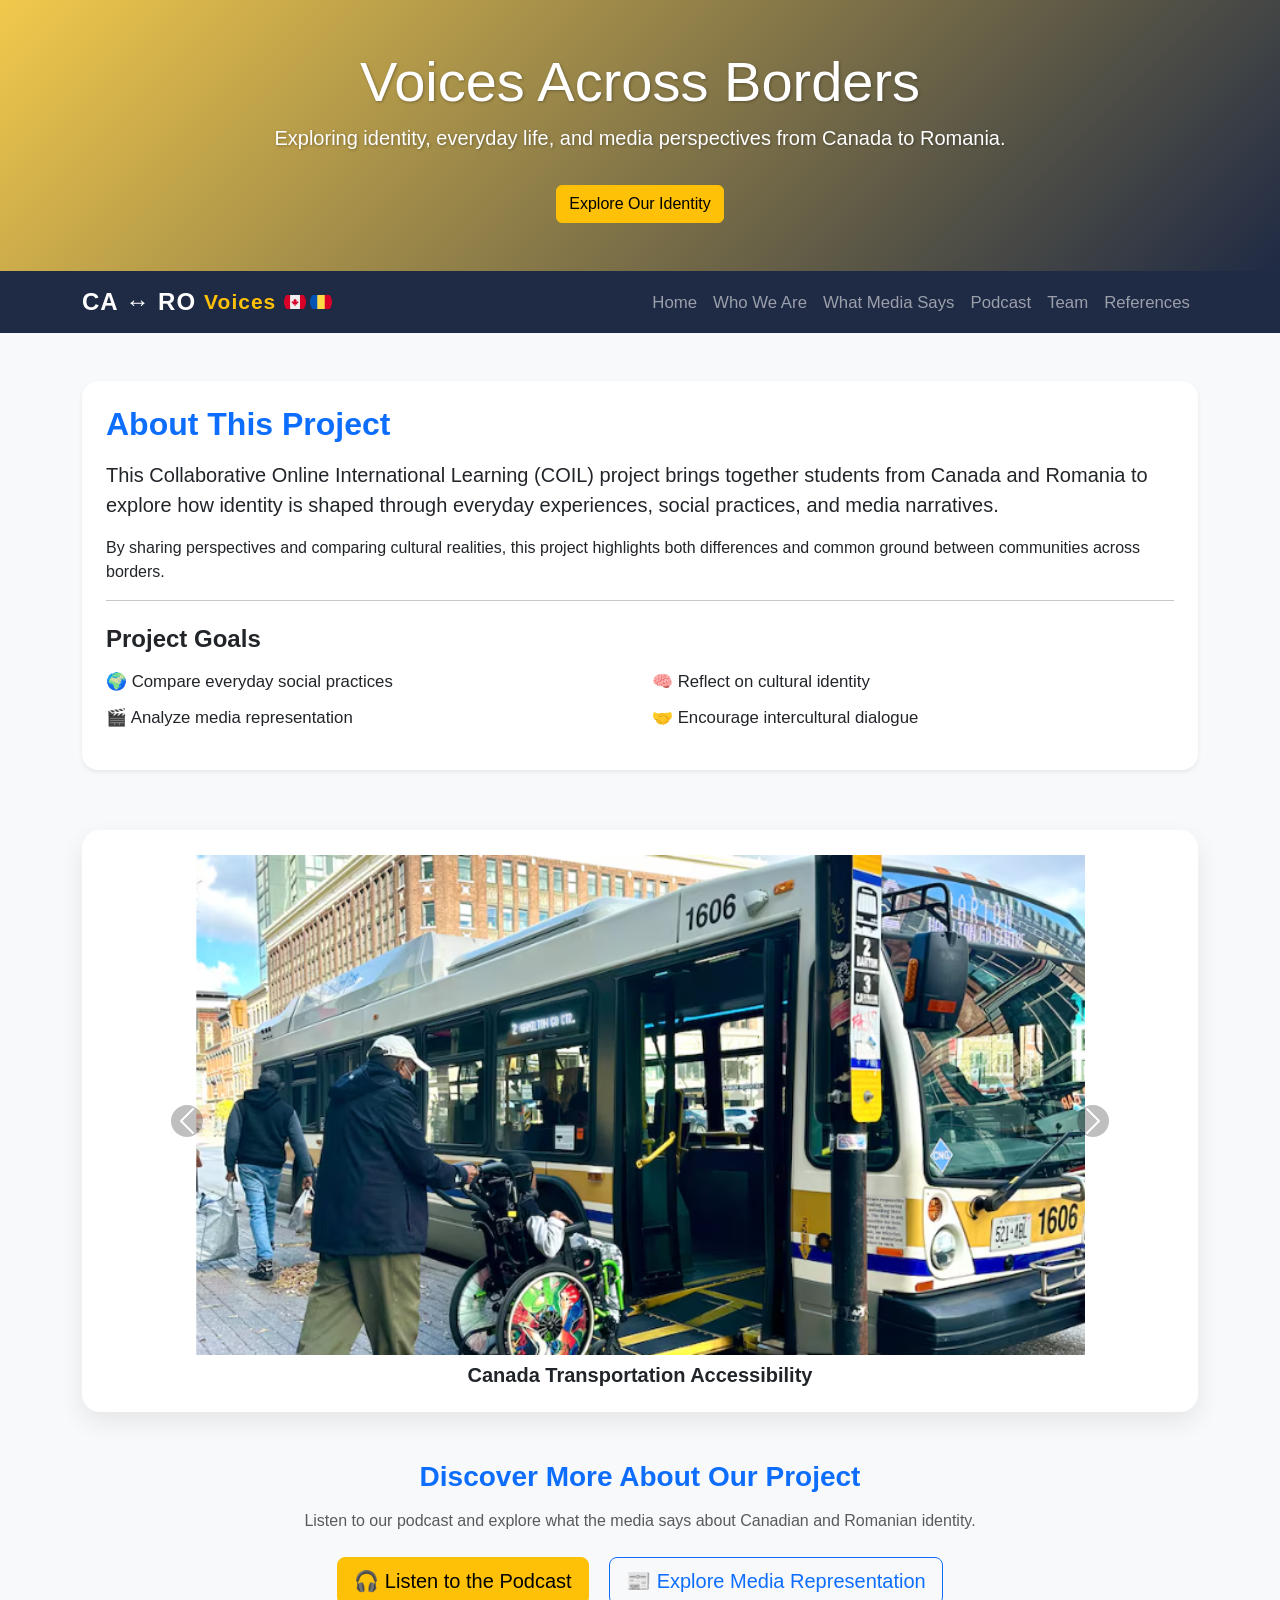
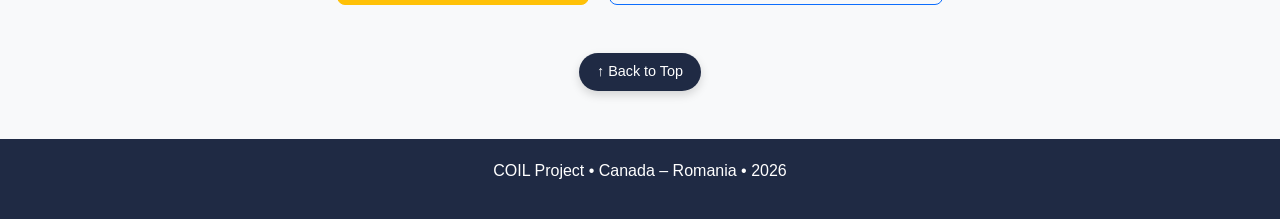
<file: index.html>
<!doctype html>
<html lang="en">

<head>
  <meta charset="UTF-8" />
  <meta name="viewport" content="width=device-width, initial-scale=1" />

  <title>🇨🇦 ↔ 🇷🇴</title>

  <link href="https://cdn.jsdelivr.net/npm/bootstrap@5.3.3/dist/css/bootstrap.min.css" rel="stylesheet" />
  <script src="https://cdn.jsdelivr.net/npm/bootstrap@5.3.3/dist/js/bootstrap.bundle.min.js" defer></script>
  <link rel="stylesheet" href="style.css" />
</head>

<body>
  <header class="hero-banner text-center py-5">
    <div class="container">
      <h1 class="display-4">Voices Across Borders</h1>
      <p class="lead">
        Exploring identity, everyday life, and media perspectives from Canada to Romania.
      </p>
      <a href="whoweare.html" class="btn btn-warning mt-3">Explore Our Identity</a>
    </div>
  </header>

  <nav class="navbar navbar-expand-lg navbar-dark sticky-top">
    <div class="container">
      <a class="navbar-brand site-title d-flex align-items-center" href="index.html">
        <span class="fw-bold">CA ↔ RO</span>
        <span class="ms-2 text-warning small">Voices</span>
        <img src="images/canada.png" class="flag-icon ms-2" />
        <img src="images/romania.png" class="flag-icon ms-1" />
      </a>

      <button class="navbar-toggler" type="button" data-bs-toggle="collapse" data-bs-target="#navbarNav">
        <span class="navbar-toggler-icon"></span>
      </button>

      <div class="collapse navbar-collapse" id="navbarNav">
        <ul class="navbar-nav ms-auto">
          <li class="nav-item"><a class="nav-link" href="index.html">Home</a></li>
          <li class="nav-item"><a class="nav-link" href="whoweare.html">Who We Are</a></li>
          <li class="nav-item"><a class="nav-link" href="media.html">What Media Says</a></li>
          <li class="nav-item"><a class="nav-link" href="podcast.html">Podcast</a></li>
          <li class="nav-item"><a class="nav-link" href="team.html">Team</a></li>
          <li class="nav-item"><a class="nav-link" href="references.html">References</a></li>
        </ul>
      </div>
    </div>
  </nav>

  <!-- About Section -->
  <section class="container mt-5">
    <div class="project-card p-4 shadow-sm">
      <h2 class="mb-3 text-primary">About This Project</h2>

      <p class="lead">
        This Collaborative Online International Learning (COIL) project brings
        together students from Canada and Romania to explore how identity is
        shaped through everyday experiences, social practices, and media
        narratives.
      </p>

      <p>
        By sharing perspectives and comparing cultural realities, this project
        highlights both differences and common ground between communities
        across borders.
      </p>

      <hr />

      <h4 class="mt-4">Project Goals</h4>
      <div class="row mt-3">
        <div class="col-md-6">
          <ul class="goals-list">
            <li>🌍 Compare everyday social practices</li>
            <li>🎬 Analyze media representation</li>
          </ul>
        </div>
        <div class="col-md-6">
          <ul class="goals-list">
            <li>🧠 Reflect on cultural identity</li>
            <li>🤝 Encourage intercultural dialogue</li>
          </ul>
        </div>
      </div>
    </div>
  </section>

  <!-- Carousel -->
  <div class="container mt-5">
    <div class="carousel-container">

      <div id="carouselExample" class="carousel slide" data-bs-ride="carousel">

        <!-- Slides -->
        <div class="carousel-inner">

          <div class="carousel-item active">
            <img src="images/transportation_accessibility.png" class="d-block w-100" />
            <div class="carousel-caption-below text-center mt-2">
              <h5>Canada Transportation Accessibility</h5>
            </div>
          </div>

          <div class="carousel-item">
            <img src="images/ro1.png" class="d-block w-100" />
            <div class="carousel-caption-below text-center mt-2">
              <h5>Sânziene (or Drăgaica) in Romania</h5>
            </div>
          </div>

          <div class="carousel-item">
            <img src="images/holdingdoor.jpg" class="d-block w-100" />
            <div class="carousel-caption-below text-center mt-2">
              <h5>Holding the Door for Other People in Canada</h5>
            </div>
          </div>

          <div class="carousel-item">
            <img src="images/ro2.jpeg" class="d-block w-100" />
            <div class="carousel-caption-below text-center mt-2">
              <h5>Bear Dance in Romania</h5>
            </div>
          </div>

          <div class="carousel-item">
            <img src="images/bikelane.jpg" class="d-block w-100" />
            <div class="carousel-caption-below text-center mt-2">
              <h5>Bike Lanes in Canada</h5>
            </div>
          </div>

          <div class="carousel-item">
            <img src="images/ro3.jpeg" class="d-block w-100" />
            <div class="carousel-caption-below text-center mt-2">
              <h5>Education in Romania</h5>
            </div>
          </div>

          <div class="carousel-item">
            <img src="images/politeness.jpg" class="d-block w-100" />
            <div class="carousel-caption-below text-center mt-2">
              <h5>Politeness in Canada</h5>
            </div>
          </div>

          <div class="carousel-item">
            <img src="images/ro4.jpg" class="d-block w-100" />
            <div class="carousel-caption-below text-center mt-2">
              <h5>Romanian Food</h5>
            </div>
          </div>

          <div class="carousel-item">
            <img src="images/workplace.png" class="d-block w-100" />
            <div class="carousel-caption-below text-center mt-2">
              <h5>Teamwork in Canada</h5>
            </div>
          </div>

          <div class="carousel-item">
            <img src="images/ro5.jpeg" class="d-block w-100" />
            <div class="carousel-caption-below text-center mt-2">
              <h5>Romanian Traditional Clothing</h5>
            </div>
          </div>

          <div class="carousel-item">
            <img src="images/workplace2.jpg" class="d-block w-100" />
            <div class="carousel-caption-below text-center mt-2">
              <h5>Work Culture in Canada</h5>
            </div>
          </div>

          <div class="carousel-item">
            <img src="images/ro6.jpg" class="d-block w-100" />
            <div class="carousel-caption-below text-center mt-2">
              <h5>Vlad Țepeș and the Legend of Dracula</h5>
            </div>
          </div>

          <div class="carousel-item">
            <img src="images/canadaday.png" class="d-block w-100" />
            <div class="carousel-caption-below text-center mt-2">
              <h5>Canada Day</h5>
            </div>
          </div>

          <div class="carousel-item">
            <img src="images/hockey.png" class="d-block w-100" />
            <div class="carousel-caption-below text-center mt-2">
              <h5>Canada Ice Hockey</h5>
            </div>
          </div>

        </div>

        <!-- ✅ Controls INSIDE carousel -->
        <button class="carousel-control-prev" type="button" data-bs-target="#carouselExample" data-bs-slide="prev">
          <span class="carousel-control-prev-icon"></span>
        </button>

        <button class="carousel-control-next" type="button" data-bs-target="#carouselExample" data-bs-slide="next">
          <span class="carousel-control-next-icon"></span>
        </button>

      </div>
    </div>
  </div>

  <!-- Call-to-Action Section -->
  <section class="text-center my-5">
    <h3 class="mb-3 text-primary">Discover More About Our Project</h3>
    <p class="mb-4 text-muted">
      Listen to our podcast and explore what the media says about Canadian and Romanian identity.
    </p>
    <a href="podcast.html" class="btn btn-warning btn-lg me-3">
      🎧 Listen to the Podcast
    </a>
    <a href="media.html" class="btn btn-outline-primary btn-lg">
      📰 Explore Media Representation
    </a>
  </section>

  <p class="text-center mt-4">
    <a href="#top" class="back-to-top-link">↑ Back to Top</a>
  </p>

  <footer class="text-center mt-5">
    <p>COIL Project • Canada – Romania • 2026</p>
  </footer>

</body>

</html>
</file>
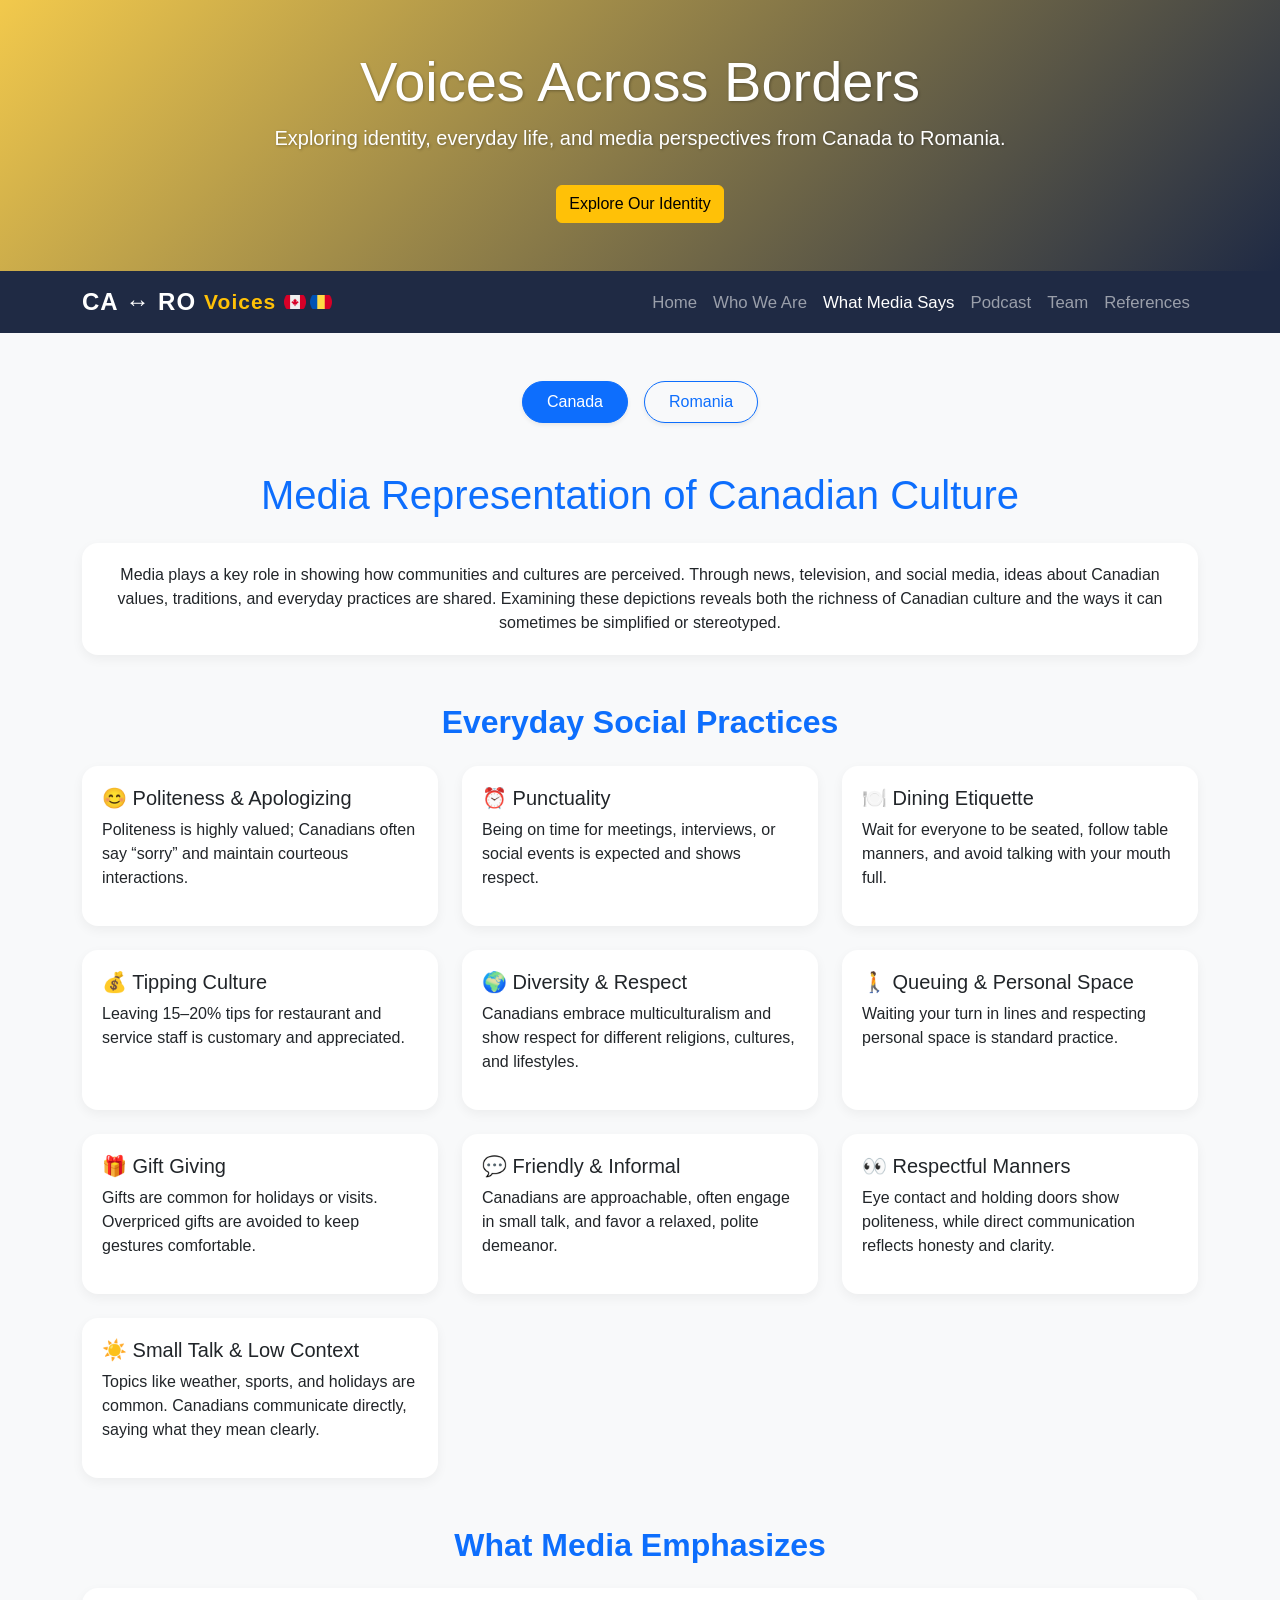
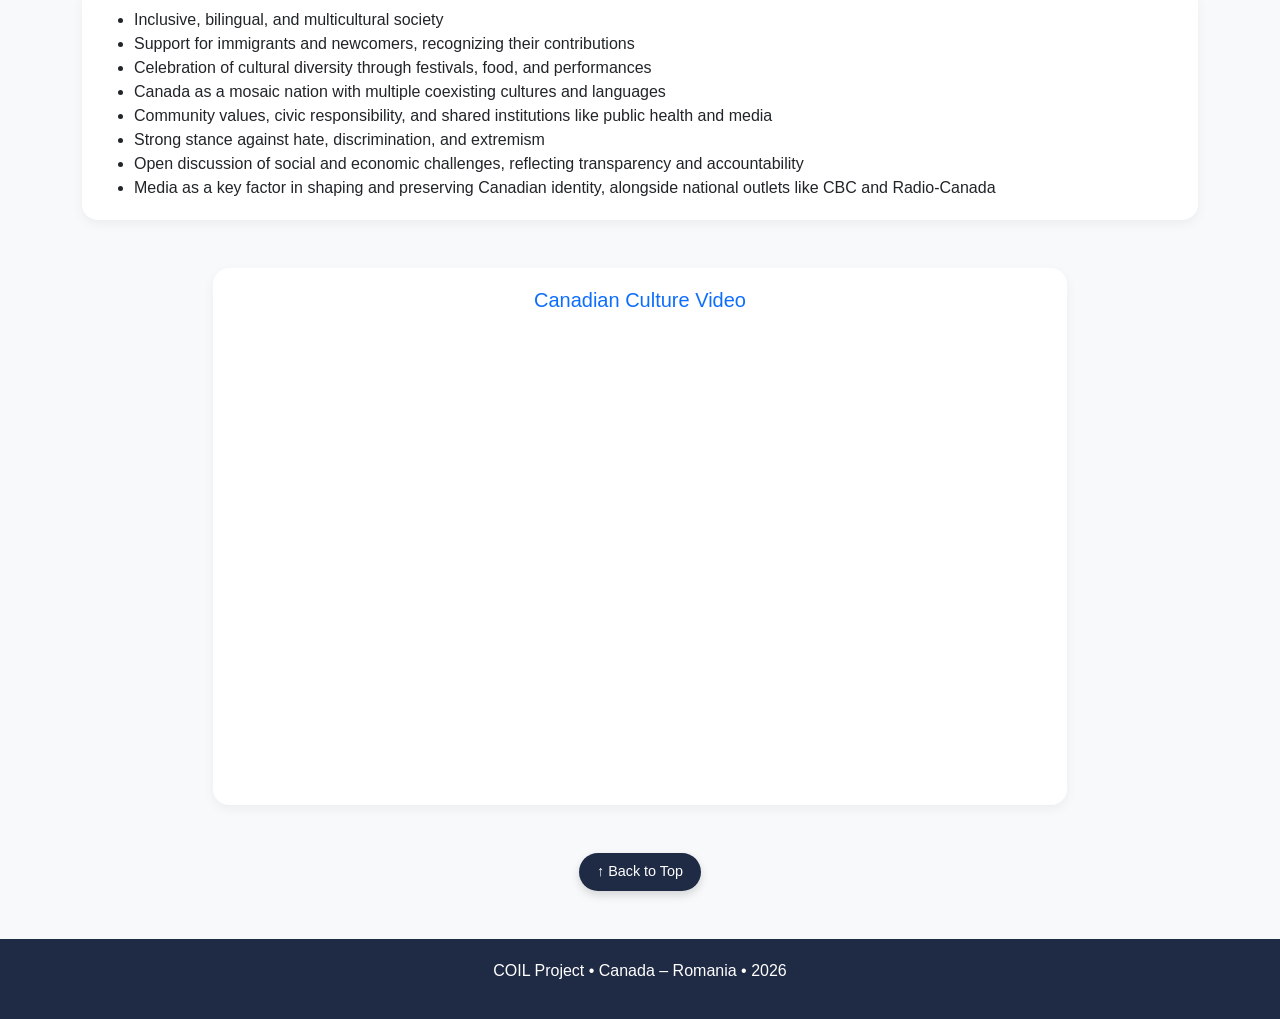
<file: media.html>
<!doctype html>
<html lang="en">

<head>
  <meta charset="UTF-8" />
  <meta name="viewport" content="width=device-width, initial-scale=1" />

  <title>🇨🇦 ↔ 🇷🇴</title>

  <link href="https://cdn.jsdelivr.net/npm/bootstrap@5.3.3/dist/css/bootstrap.min.css" rel="stylesheet" />
  <script src="https://cdn.jsdelivr.net/npm/bootstrap@5.3.3/dist/js/bootstrap.bundle.min.js" defer></script>
  <link rel="stylesheet" href="style.css" />
  <script src="script.js" defer></script>
</head>

<body>
  <header class="hero-banner text-center py-5">
    <div class="container">
      <h1 class="display-4">Voices Across Borders</h1>
      <p class="lead">
        Exploring identity, everyday life, and media perspectives from Canada to Romania.
      </p>
      <a href="whoweare.html" class="btn btn-warning mt-3">Explore Our Identity</a>
    </div>
  </header>

  <!-- NAVBAR -->
  <nav class="navbar navbar-expand-lg navbar-dark sticky-top">
    <div class="container">
      <a class="navbar-brand site-title d-flex align-items-center" href="index.html">
        <span class="fw-bold">CA ↔ RO</span>
        <span class="ms-2 text-warning small">Voices</span>
        <img src="images/canada.png" class="flag-icon ms-2" />
        <img src="images/romania.png" class="flag-icon ms-1" />
      </a>

      <button class="navbar-toggler" type="button" data-bs-toggle="collapse" data-bs-target="#navbarNav">
        <span class="navbar-toggler-icon"></span>
      </button>

      <div class="collapse navbar-collapse" id="navbarNav">
        <ul class="navbar-nav ms-auto">
          <li class="nav-item"><a class="nav-link" href="index.html">Home</a></li>
          <li class="nav-item"><a class="nav-link" href="whoweare.html">Who We Are</a></li>
          <li class="nav-item"><a class="nav-link active" href="media.html">What Media Says</a></li>
          <li class="nav-item"><a class="nav-link" href="podcast.html">Podcast</a></li>
          <li class="nav-item"><a class="nav-link" href="team.html">Team</a></li>
          <li class="nav-item"><a class="nav-link" href="references.html">References</a></li>
        </ul>
      </div>
    </div>
  </nav>

  <!-- COUNTRY TOGGLE -->
  <ul class="nav nav-pills justify-content-center mt-5 mb-5" id="countryTabs">
    <li class="nav-item mx-2">
      <button class="nav-link active rounded-pill px-4 py-2 shadow-sm" onclick="showCountry('canada', this)">
        Canada
      </button>
    </li>
    <li class="nav-item mx-2">
      <button class="nav-link rounded-pill px-4 py-2 shadow-sm" onclick="showCountry('romania', this)">
        Romania
      </button>
    </li>
  </ul>

  <!-- ================= CANADA ================= -->
  <div id="canada">
    <section class="container my-5">

      <h1 class="text-center text-primary mb-4">
        Media Representation of Canadian Culture
      </h1>

      <!-- Intro Card -->
      <div class="info-card mb-5 text-center">
        <p class="mb-0">
          Media plays a key role in showing how communities and cultures are perceived. Through news, television, and
          social media, ideas about Canadian values, traditions, and everyday practices are shared. Examining these
          depictions reveals both the richness of Canadian culture and the ways it can sometimes be simplified or
          stereotyped.
        </p>
      </div>

      <!-- Everyday Social Practices -->
      <h2 class="text-primary text-center mb-4">Everyday Social Practices</h2>
      <div class="row g-4 mb-5">
        <div class="col-md-4">
          <div class="info-card h-100">
            <h5>😊 Politeness & Apologizing</h5>
            <p>Politeness is highly valued; Canadians often say “sorry” and maintain courteous interactions.</p>
          </div>
        </div>
        <div class="col-md-4">
          <div class="info-card h-100">
            <h5>⏰ Punctuality</h5>
            <p>Being on time for meetings, interviews, or social events is expected and shows respect.</p>
          </div>
        </div>
        <div class="col-md-4">
          <div class="info-card h-100">
            <h5>🍽️ Dining Etiquette</h5>
            <p>Wait for everyone to be seated, follow table manners, and avoid talking with your mouth full.</p>
          </div>
        </div>
        <div class="col-md-4">
          <div class="info-card h-100">
            <h5>💰 Tipping Culture</h5>
            <p>Leaving 15–20% tips for restaurant and service staff is customary and appreciated.</p>
          </div>
        </div>
        <div class="col-md-4">
          <div class="info-card h-100">
            <h5>🌍 Diversity & Respect</h5>
            <p>Canadians embrace multiculturalism and show respect for different religions, cultures, and lifestyles.
            </p>
          </div>
        </div>
        <div class="col-md-4">
          <div class="info-card h-100">
            <h5>🚶 Queuing & Personal Space</h5>
            <p>Waiting your turn in lines and respecting personal space is standard practice.</p>
          </div>
        </div>
        <div class="col-md-4">
          <div class="info-card h-100">
            <h5>🎁 Gift Giving</h5>
            <p>Gifts are common for holidays or visits. Overpriced gifts are avoided to keep gestures comfortable.</p>
          </div>
        </div>
        <div class="col-md-4">
          <div class="info-card h-100">
            <h5>💬 Friendly & Informal</h5>
            <p>Canadians are approachable, often engage in small talk, and favor a relaxed, polite demeanor.</p>
          </div>
        </div>
        <div class="col-md-4">
          <div class="info-card h-100">
            <h5>👀 Respectful Manners</h5>
            <p>Eye contact and holding doors show politeness, while direct communication reflects honesty and clarity.
            </p>
          </div>
        </div>
        <div class="col-md-4">
          <div class="info-card h-100">
            <h5>☀️ Small Talk & Low Context</h5>
            <p>Topics like weather, sports, and holidays are common. Canadians communicate directly, saying what they
              mean clearly.</p>
          </div>
        </div>
      </div>

      <!-- Media Insights -->
      <h2 class="text-primary text-center mb-4">What Media Emphasizes</h2>
      <div class="info-card mb-5">
        <ul class="mb-0">
          <li>Inclusive, bilingual, and multicultural society</li>
          <li>Support for immigrants and newcomers, recognizing their contributions</li>
          <li>Celebration of cultural diversity through festivals, food, and performances</li>
          <li>Canada as a mosaic nation with multiple coexisting cultures and languages</li>
          <li>Community values, civic responsibility, and shared institutions like public health and media</li>
          <li>Strong stance against hate, discrimination, and extremism</li>
          <li>Open discussion of social and economic challenges, reflecting transparency and accountability</li>
          <li>Media as a key factor in shaping and preserving Canadian identity, alongside national outlets like CBC and
            Radio-Canada</li>
        </ul>
      </div>

    </section>

    <!-- Video Card -->
    <div class="col-12 col-md-8 mx-auto mb-5">
      <div class="info-card">
        <h5 class="text-primary text-center mb-3">Canadian Culture Video</h5>
        <div class="ratio ratio-16x9">
          <iframe src="https://www.youtube.com/embed/_LY2TjxrVVU" allowfullscreen></iframe>
        </div>
      </div>
    </div>

    </section>
  </div>
  </div>



  <!-- ================= ROMANIA ================= -->
  <div id="romania" style="display:none">
    <section class="container my-5">

      <h1 class="text-center text-primary mb-4">
        Media Perspectives on Romania
      </h1>

      <!-- Intro Card -->
      <div class="info-card mb-5 text-center">
        <p class="mb-0">
          Media often highlights Romania’s history and legends, but everyday life,
          education, and modern culture are less visible.
        </p>
      </div>

      <!-- Cards -->
      <div class="row g-4">

        <!-- Dracula -->
        <div class="col-md-6">
          <div class="info-card h-100">
            <h5>🧛 Dracula: Myth vs Reality</h5>
            <p>
              International media often connects Romania to Dracula, a fictional vampire
              inspired by Vlad Țepeș, a 15th-century ruler known for his harsh leadership.
            </p>
            <p>
              While this story attracts tourism, it simplifies Romania’s history.
              Vlad Țepeș is considered a historical figure who defended his region,
              not a supernatural character. This shows how media can transform real history
              into entertainment.
            </p>
          </div>
        </div>

        <!-- History -->
        <div class="col-md-6">
          <div class="info-card h-100">
            <h5>🏰 Rich History Beyond Legends</h5>
            <p>
              Media often highlights castles, medieval cities, and historical landmarks,
              presenting Romania as a country frozen in the past.
            </p>
            <p>
              In reality, these sites exist alongside modern cities, technology, and
              evolving lifestyles, showing a balance between tradition and progress.
            </p>
          </div>
        </div>

        <!-- Traditions -->
        <div class="col-md-6">
          <div class="info-card h-100">
            <h5>👨‍👩‍👧 Traditions & Family Life</h5>
            <p>
              Romanian culture is often portrayed as deeply traditional, with strong
              family values and close-knit communities.
            </p>
            <p>
              While traditions remain important, younger generations are blending
              cultural heritage with modern, global influences.
            </p>
          </div>
        </div>

        <!-- Culture -->
        <div class="col-md-6">
          <div class="info-card h-100">
            <h5>🎭 Culture: More Than Stereotypes</h5>
            <p>
              Media tends to focus on folk dances, traditional clothing, and rural life.
            </p>
            <p>
              However, Romania also has a vibrant contemporary culture including music,
              film, art, and digital creativity that is often overlooked.
            </p>
          </div>
        </div>

        <!-- Rural vs Urban -->
        <div class="col-md-6">
          <div class="info-card h-100">
            <h5>🌾 Rural vs Urban Reality</h5>
            <p>
              Many portrayals suggest Romania is mostly rural and underdeveloped.
            </p>
            <p>
              In reality, major cities like Bucharest are modern, with growing tech
              industries, universities, and urban lifestyles.
            </p>
          </div>
        </div>

        <!-- Urban Challenges -->
        <div class="col-md-6">
          <div class="info-card h-100">
            <h5>🚗 Urban Challenges & Growth</h5>
            <p>
              Media often highlights traffic, infrastructure issues, and rapid
              development challenges.
            </p>
            <p>
              At the same time, cities are improving public transportation,
              sustainability, and green spaces.
            </p>
          </div>
        </div>

        <!-- Education -->
        <div class="col-md-6">
          <div class="info-card h-100">
            <h5>🏫 Education in Media</h5>
            <p>
              Coverage often focuses on underfunding and exam issues, creating a
              negative image.
            </p>
            <p>
              Despite this, Romanian students consistently perform well in
              international competitions, especially in math and computer science.
            </p>
          </div>
        </div>

        <!-- Youth -->
        <div class="col-md-6">
          <div class="info-card h-100">
            <h5>🧑‍🎓 Youth & Modern Identity</h5>
            <p>
              Romanian youth are rarely shown in media representations.
            </p>
            <p>
              In reality, they are highly connected globally, engaged in digital
              spaces, and actively shaping a modern cultural identity.
            </p>
          </div>
        </div>

      </div>

      <!-- Video Card -->
      <div class="col-12 col-md-8 mx-auto mb-5 romania-video-card">
        <div class="info-card">
          <h5 class="text-primary text-center mb-3">Romania: The Most Misunderstood Country in Europe?</h5>
          <div class="ratio ratio-16x9">
            <iframe src="https://www.youtube.com/embed/tig8XN7BQNQ?si=6g7oGmHAmO_c5Azm"
              title="Romania: The Most Misunderstood Country in Europe?" allowfullscreen></iframe>
          </div>
        </div>
      </div>

      <!-- Takeaways -->
      <div class="info-card mt-5">
        <h5 class="text-primary">Key Takeaways</h5>
        <ul class="mb-0">
          <li>Media strongly emphasizes Dracula and historical tourism</li>
          <li>Romania is often portrayed as traditional and rural</li>
          <li>Modern cities and youth culture are underrepresented</li>
          <li>Education is shown negatively despite strong student performance</li>
          <li>There is a gap between media image and everyday reality</li>
        </ul>
      </div>

    </section>
  </div>

  <p class="text-center mt-4">
    <a href="#top" class="back-to-top-link">↑ Back to Top</a>
  </p>

  <!-- FOOTER -->
  <footer class="text-center mt-5">
    <p>COIL Project • Canada – Romania • 2026</p>
  </footer>

</body>

</html>
</file>
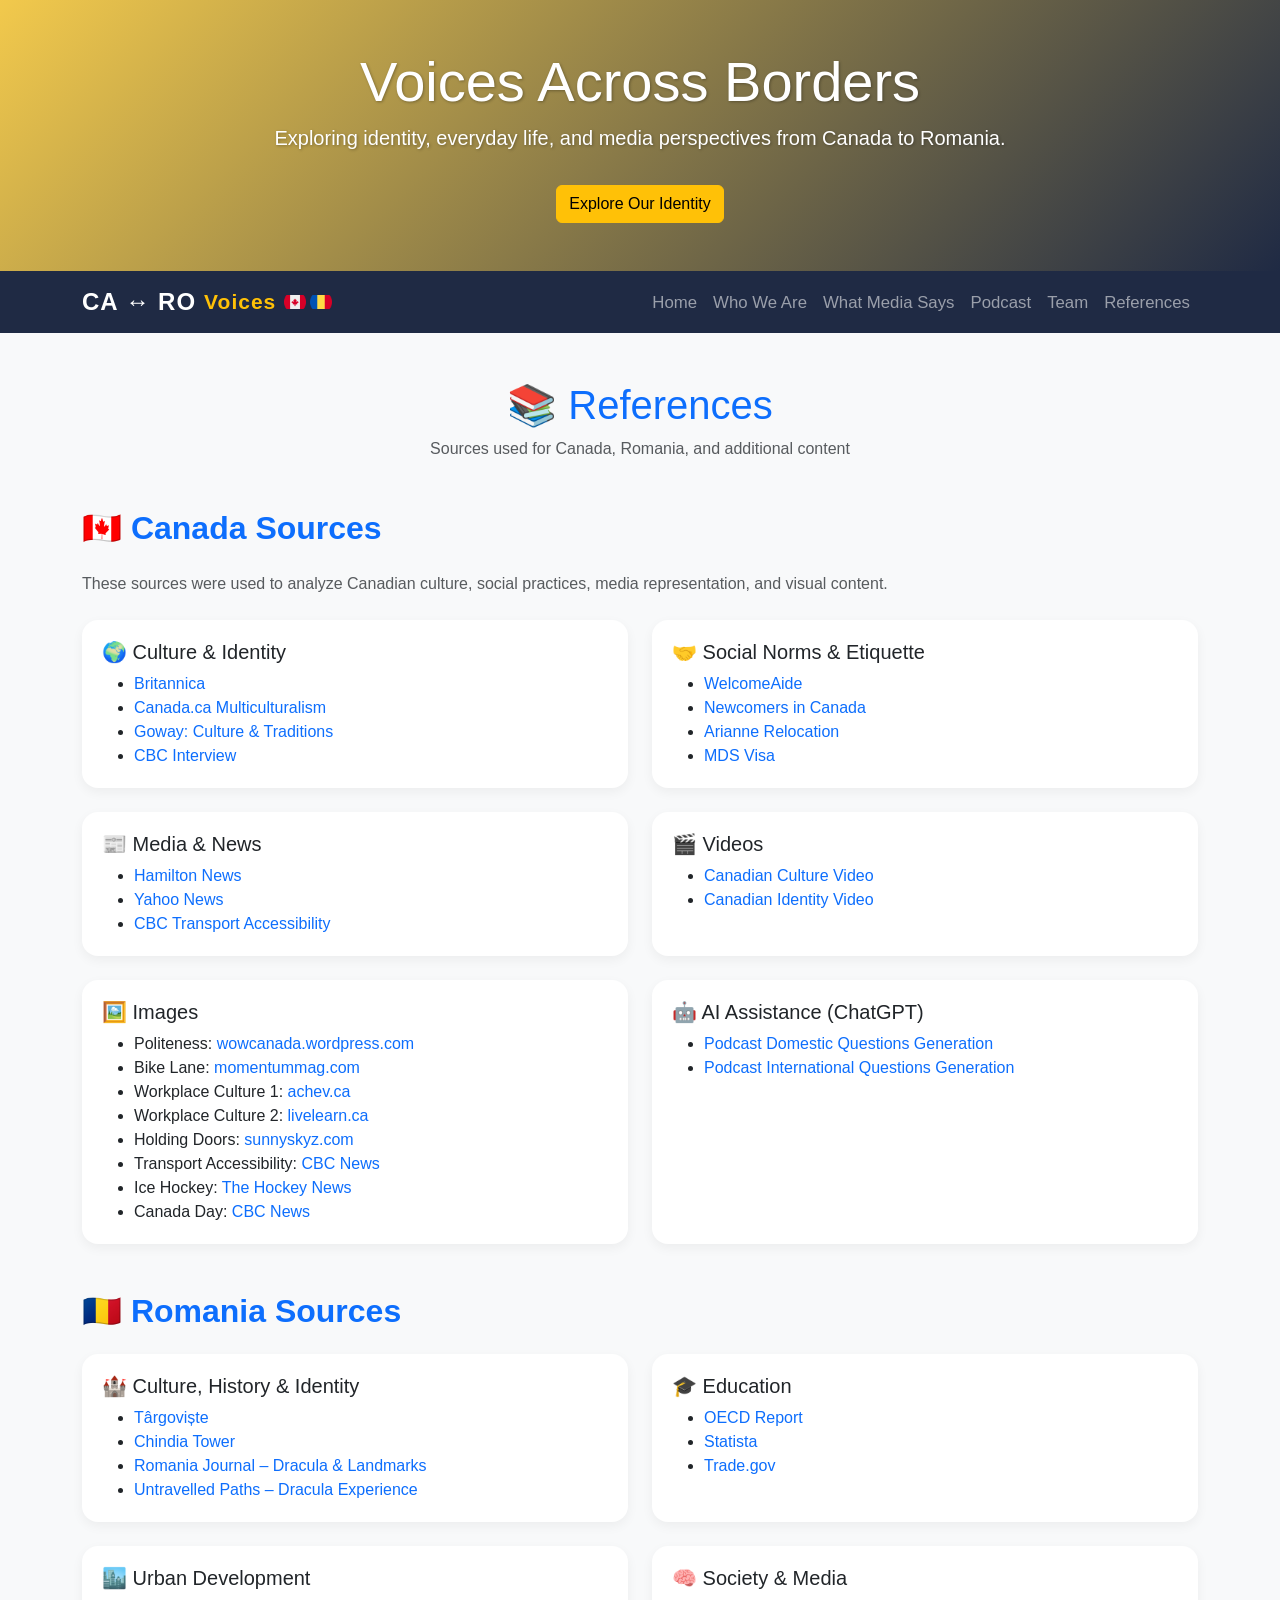
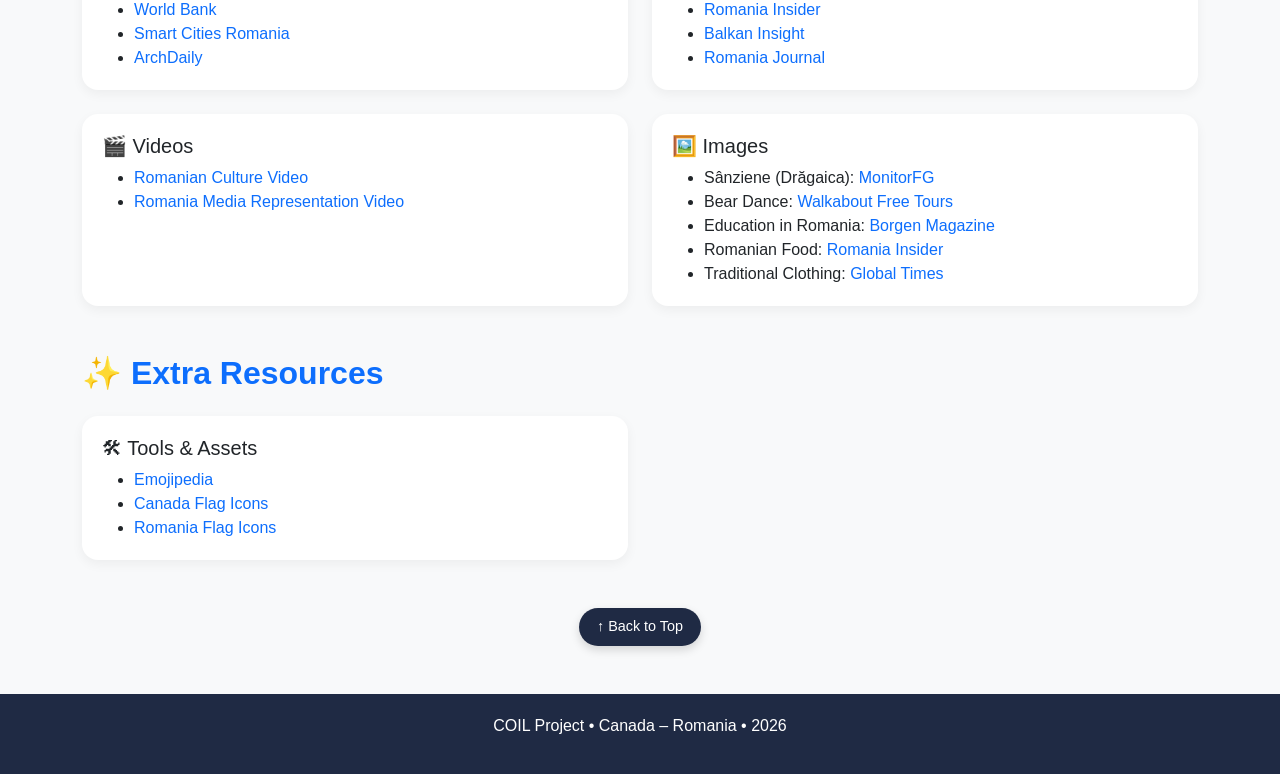
<file: references.html>
<!doctype html>
<html lang="en">

<head>
    <meta charset="UTF-8" />
    <meta name="viewport" content="width=device-width, initial-scale=1" />

    <title>🇨🇦 ↔ 🇷🇴</title>

    <link href="https://cdn.jsdelivr.net/npm/bootstrap@5.3.3/dist/css/bootstrap.min.css" rel="stylesheet" />
    <script src="https://cdn.jsdelivr.net/npm/bootstrap@5.3.3/dist/js/bootstrap.bundle.min.js" defer></script>
    <link rel="stylesheet" href="style.css" />
</head>

<body>
    <header class="hero-banner text-center py-5">
        <div class="container">
            <h1 class="display-4">Voices Across Borders</h1>
            <p class="lead">
                Exploring identity, everyday life, and media perspectives from Canada to Romania.
            </p>
            <a href="whoweare.html" class="btn btn-warning mt-3">Explore Our Identity</a>
        </div>
    </header>

    <nav class="navbar navbar-expand-lg navbar-dark sticky-top">
        <div class="container">
            <a class="navbar-brand site-title d-flex align-items-center" href="index.html">
                <span class="fw-bold">CA ↔ RO</span>
                <span class="ms-2 text-warning small">Voices</span>
                <img src="images/canada.png" class="flag-icon ms-2" />
                <img src="images/romania.png" class="flag-icon ms-1" />
            </a>

            <button class="navbar-toggler" type="button" data-bs-toggle="collapse" data-bs-target="#navbarNav">
                <span class="navbar-toggler-icon"></span>
            </button>

            <div class="collapse navbar-collapse" id="navbarNav">
                <ul class="navbar-nav ms-auto">
                    <li class="nav-item"><a class="nav-link" href="index.html">Home</a></li>
                    <li class="nav-item"><a class="nav-link" href="whoweare.html">Who We Are</a></li>
                    <li class="nav-item"><a class="nav-link" href="media.html">What Media Says</a></li>
                    <li class="nav-item"><a class="nav-link" href="podcast.html">Podcast</a></li>
                    <li class="nav-item"><a class="nav-link" href="team.html">Team</a></li>
                    <li class="nav-item"><a class="nav-link" href="references.html">References</a></li>
                </ul>
            </div>
        </div>
    </nav>

    <section class="container my-5">

        <!-- PAGE TITLE -->
        <div class="text-center mb-5">
            <h1 class="text-primary">📚 References</h1>
            <p class="text-muted">Sources used for Canada, Romania, and additional content</p>
        </div>

        <!-- ================= CANADA ================= -->
        <h2 class="text-primary mb-4">🇨🇦 Canada Sources</h2>
        <p class="text-muted mb-4">
            These sources were used to analyze Canadian culture, social practices, media representation, and visual
            content.
        </p>

        <div class="row g-4 mb-5">

            <!-- Culture & Identity -->
            <div class="col-md-6">
                <div class="info-card h-100">
                    <h5>🌍 Culture & Identity</h5>
                    <ul class="mb-0">
                        <li><a href="https://www.britannica.com/place/Canada/Cultural-life"
                                target="_blank">Britannica</a></li>
                        <li><a href="https://www.canada.ca/en/services/culture/canadian-identity-society/multiculturalism.html"
                                target="_blank">Canada.ca Multiculturalism</a></li>
                        <li><a href="https://www.goway.com/destinations/us-canada/canada/culture-and-traditions"
                                target="_blank">Goway: Culture & Traditions</a></li>
                        <li><a href="https://www.cbc.ca/news/canada/london/q-a-reflecting-on-what-it-means-to-be-canadian-1.7449808"
                                target="_blank">CBC Interview</a></li>
                    </ul>
                </div>
            </div>

            <!-- Social Norms -->
            <div class="col-md-6">
                <div class="info-card h-100">
                    <h5>🤝 Social Norms & Etiquette</h5>
                    <ul class="mb-0">
                        <li><a href="https://welcomeaide.com/en/blog/canadian-etiquette-social-norms-complete-guide-2026"
                                target="_blank">WelcomeAide</a></li>
                        <li><a href="https://newcomersincanada.ca/life-in-canada/cultural-etiquette-in-canada-tips-for-navigating-social-interactions/"
                                target="_blank">Newcomers in Canada</a></li>
                        <li><a href="https://www.ariannerelocation.com/canadian-culture-and-customs-a-guide-to-canadas-social-norms/"
                                target="_blank">Arianne Relocation</a></li>
                        <li><a href="https://www.mdsvisa.com/canadian-social-etiquette-and-norms/" target="_blank">MDS
                                Visa</a></li>
                    </ul>
                </div>
            </div>

            <!-- Media & News -->
            <div class="col-md-6">
                <div class="info-card h-100">
                    <h5>📰 Media & News</h5>
                    <ul class="mb-0">
                        <li><a href="https://www.hamilton.ca/city-council/news-notices/news-releases/residents-come-together-celebrate-hamiltons-diversity-2nd"
                                target="_blank">Hamilton News</a></li>
                        <li><a href="https://ca.news.yahoo.com/hamilton-mayor-asks-residents-report-134607721.html"
                                target="_blank">Yahoo News</a></li>
                        <li><a href="https://www.cbc.ca/news/canada/hamilton/hsr-fare-assist-1.7015114"
                                target="_blank">CBC Transport Accessibility</a></li>
                    </ul>
                </div>
            </div>

            <!-- Videos -->
            <div class="col-md-6">
                <div class="info-card h-100">
                    <h5>🎬 Videos</h5>
                    <ul class="mb-0">
                        <li><a href="https://youtu.be/_LY2TjxrVVU" target="_blank">Canadian Culture Video</a></li>
                        <li><a href="https://youtu.be/zm6gHJ3SQIM" target="_blank">Canadian Identity Video</a></li>
                    </ul>
                </div>
            </div>

            <!-- Canada Images -->
            <div class="col-md-6">
                <div class="info-card h-100">
                    <h5>🖼️ Images</h5>
                    <ul class="mb-0">
                        <li>Politeness: <a
                                href="https://wowcanada.wordpress.com/wp-content/uploads/2012/11/newyrkrcanada1.jpg"
                                target="_blank">wowcanada.wordpress.com</a></li>
                        <li>Bike Lane: <a
                                href="https://momentummag.com/canadas-best-new-bike-lanes-as-chosen-by-local-advocacy-groups/"
                                target="_blank">momentummag.com</a></li>
                        <li>Workplace Culture 1: <a
                                href="https://achev.ca/9-tips-for-adapting-to-canadian-workplace-culture/"
                                target="_blank">achev.ca</a></li>
                        <li>Workplace Culture 2: <a
                                href="https://livelearn.ca/article/employment/canadian-workplace-culture-dos-and-donts/"
                                target="_blank">livelearn.ca</a></li>
                        <li>Holding Doors: <a
                                href="https://www.sunnyskyz.com/good-news/1786/99-Out-Of-100-People-Expressed-Gratitude-When-A-Door-Was-Held-Open-For-Them-In-Social-Experiment"
                                target="_blank">sunnyskyz.com</a></li>
                        <li>Transport Accessibility: <a
                                href="https://www.cbc.ca/news/canada/hamilton/hsr-fare-assist-1.7015114"
                                target="_blank">CBC News</a></li>
                        <li>Ice Hockey: <a
                                href="https://thehockeynews.com/nhl/toronto-maple-leafs/latest-news/maple-leafs-first-round-playoff-scheduled-against-senators-revealed"
                                target="_blank">The Hockey News</a></li>
                        <li>Canada Day: <a
                                href="https://www.cbc.ca/news/canada/ottawa/canada-day-ottawa-parliament-hill-in-photos-2019-1.5196330"
                                target="_blank">CBC News</a></li>
                    </ul>
                </div>
            </div>

            <!-- ChatGPT Sources -->
            <div class="col-md-6">
                <div class="info-card h-100">
                    <h5>🤖 AI Assistance (ChatGPT)</h5>
                    <ul class="mb-0">
                        <li><a href="https://chatgpt.com/c/69b301ea-ad0c-8331-ae28-1ebc7bd206ab" target="_blank">Podcast
                                Domestic Questions Generation</a></li>
                        <li><a href="https://chatgpt.com/c/69a0708f-3abc-832d-841e-955e506eba44" target="_blank">Podcast
                                International Questions Generation</a></li>
                    </ul>
                </div>
            </div>

        </div>

        <!-- ================= ROMANIA ================= -->
        <h2 class="text-primary mb-4">🇷🇴 Romania Sources</h2>

        <div class="row g-4 mb-5">

            <!-- Culture, History & Identity -->
            <div class="col-md-6">
                <div class="info-card h-100">
                    <h5>🏰 Culture, History & Identity</h5>
                    <ul class="mb-0">
                        <li><a href="https://en.wikipedia.org/wiki/T%C3%A2rgovi%C8%99te" target="_blank">Târgoviște</a>
                        </li>
                        <li><a href="https://en.wikipedia.org/wiki/Chindia_Tower" target="_blank">Chindia Tower</a></li>
                        <li><a href="https://www.romaniajournal.ro/travel/chindia-tower-an-emblematic-site-linked-to-legendary-figure-dracula/"
                                target="_blank">Romania Journal – Dracula & Landmarks</a></li>
                        <li><a href="https://blog.untravelledpaths.com/blog/dracula-experience-romania/"
                                target="_blank">Untravelled Paths – Dracula Experience</a></li>
                    </ul>
                </div>
            </div>

            <!-- Education -->
            <div class="col-md-6">
                <div class="info-card h-100">
                    <h5>🎓 Education</h5>
                    <ul class="mb-0">
                        <li><a href="https://www.oecd.org/en/publications/education-and-skills-in-romania_594cbb5d-en.html"
                                target="_blank">OECD Report</a></li>
                        <li><a href="https://www.statista.com/topics/7775/education-in-romania/"
                                target="_blank">Statista</a></li>
                        <li><a href="https://www.trade.gov/country-commercial-guides/romania-education-and-training"
                                target="_blank">Trade.gov</a></li>
                    </ul>
                </div>
            </div>

            <!-- Urban Development -->
            <div class="col-md-6">
                <div class="info-card h-100">
                    <h5>🏙️ Urban Development</h5>
                    <ul class="mb-0">
                        <li><a href="https://www.worldbank.org/en/country/romania/brief/romania-urban-development"
                                target="_blank">World Bank</a></li>
                        <li><a href="https://smartcitiesofromania.ro/" target="_blank">Smart Cities Romania</a></li>
                        <li><a href="https://www.archdaily.com/country/romania" target="_blank">ArchDaily</a></li>
                    </ul>
                </div>
            </div>

            <!-- Society & Media -->
            <div class="col-md-6">
                <div class="info-card h-100">
                    <h5>🧠 Society & Media</h5>
                    <ul class="mb-0">
                        <li><a href="https://www.romania-insider.com/society/education" target="_blank">Romania
                                Insider</a></li>
                        <li><a href="https://balkaninsight.com/ro/romania-home/" target="_blank">Balkan Insight</a></li>
                        <li><a href="https://www.romaniajournal.ro/society-people/" target="_blank">Romania Journal</a>
                        </li>
                    </ul>
                </div>
            </div>

            <!-- Videos -->
            <div class="col-md-6">
                <div class="info-card h-100">
                    <h5>🎬 Videos</h5>
                    <ul class="mb-0">
                        <li><a href="https://www.youtube.com/embed/rHcbDKz3KhI" target="_blank">Romanian Culture
                                Video</a></li>
                        <li><a href="https://www.youtube.com/embed/tig8XN7BQNQ" target="_blank">Romania Media
                                Representation Video</a></li>
                    </ul>
                </div>
            </div>

            <!-- Images -->
            <div class="col-md-6">
                <div class="info-card h-100">
                    <h5>🖼️ Images</h5>
                    <ul class="mb-0">
                        <li>Sânziene (Drăgaica):
                            <a href="https://www.monitorfg.ro/2019/06/23/sanzaienele-sau-dragaica-obiceiuri-si-traditii/"
                                target="_blank">MonitorFG</a>
                        </li>
                        <li>Bear Dance:
                            <a href="https://brasov.walkaboutfreetours.com/christmas-dances-from-brasov-that-you-can-encounter-of-the-streets-of-the-city/"
                                target="_blank">Walkabout Free Tours</a>
                        </li>
                        <li>Education in Romania:
                            <a href="https://www.borgenmagazine.com/education-in-romania/" target="_blank">Borgen
                                Magazine</a>
                        </li>
                        <li>Romanian Food:
                            <a href="https://www.romania-insider.com/romanian-foods-drinks-march-2019"
                                target="_blank">Romania Insider</a>
                        </li>
                        <li>Traditional Clothing:
                            <a href="https://www.globaltimes.cn/page/202405/1312145.shtml" target="_blank">Global
                                Times</a>
                        </li>
                    </ul>
                </div>
            </div>

        </div>

        <!-- ================= EXTRA ================= -->
        <h2 class="text-primary mb-4">✨ Extra Resources</h2>

        <div class="row g-4">
            <div class="col-md-6">
                <div class="info-card h-100">
                    <h5>🛠 Tools & Assets</h5>
                    <ul class="mb-0">
                        <li><a href="https://emojipedia.org/" target="_blank">Emojipedia</a></li>
                        <li><a href="https://www.flaticon.com/free-icons/canada-flag" target="_blank">Canada
                                Flag
                                Icons</a></li>
                        <li><a href="https://www.flaticon.com/search?word=romania%20flag" target="_blank">Romania
                                Flag
                                Icons</a></li>
                    </ul>
                </div>
            </div>
        </div>

    </section>

    <p class="text-center mt-4">
        <a href="#top" class="back-to-top-link">↑ Back to Top</a>
    </p>


    <footer class="text-center mt-5">
        <p>COIL Project • Canada – Romania • 2026</p>
    </footer>
</body>

</html>
</file>
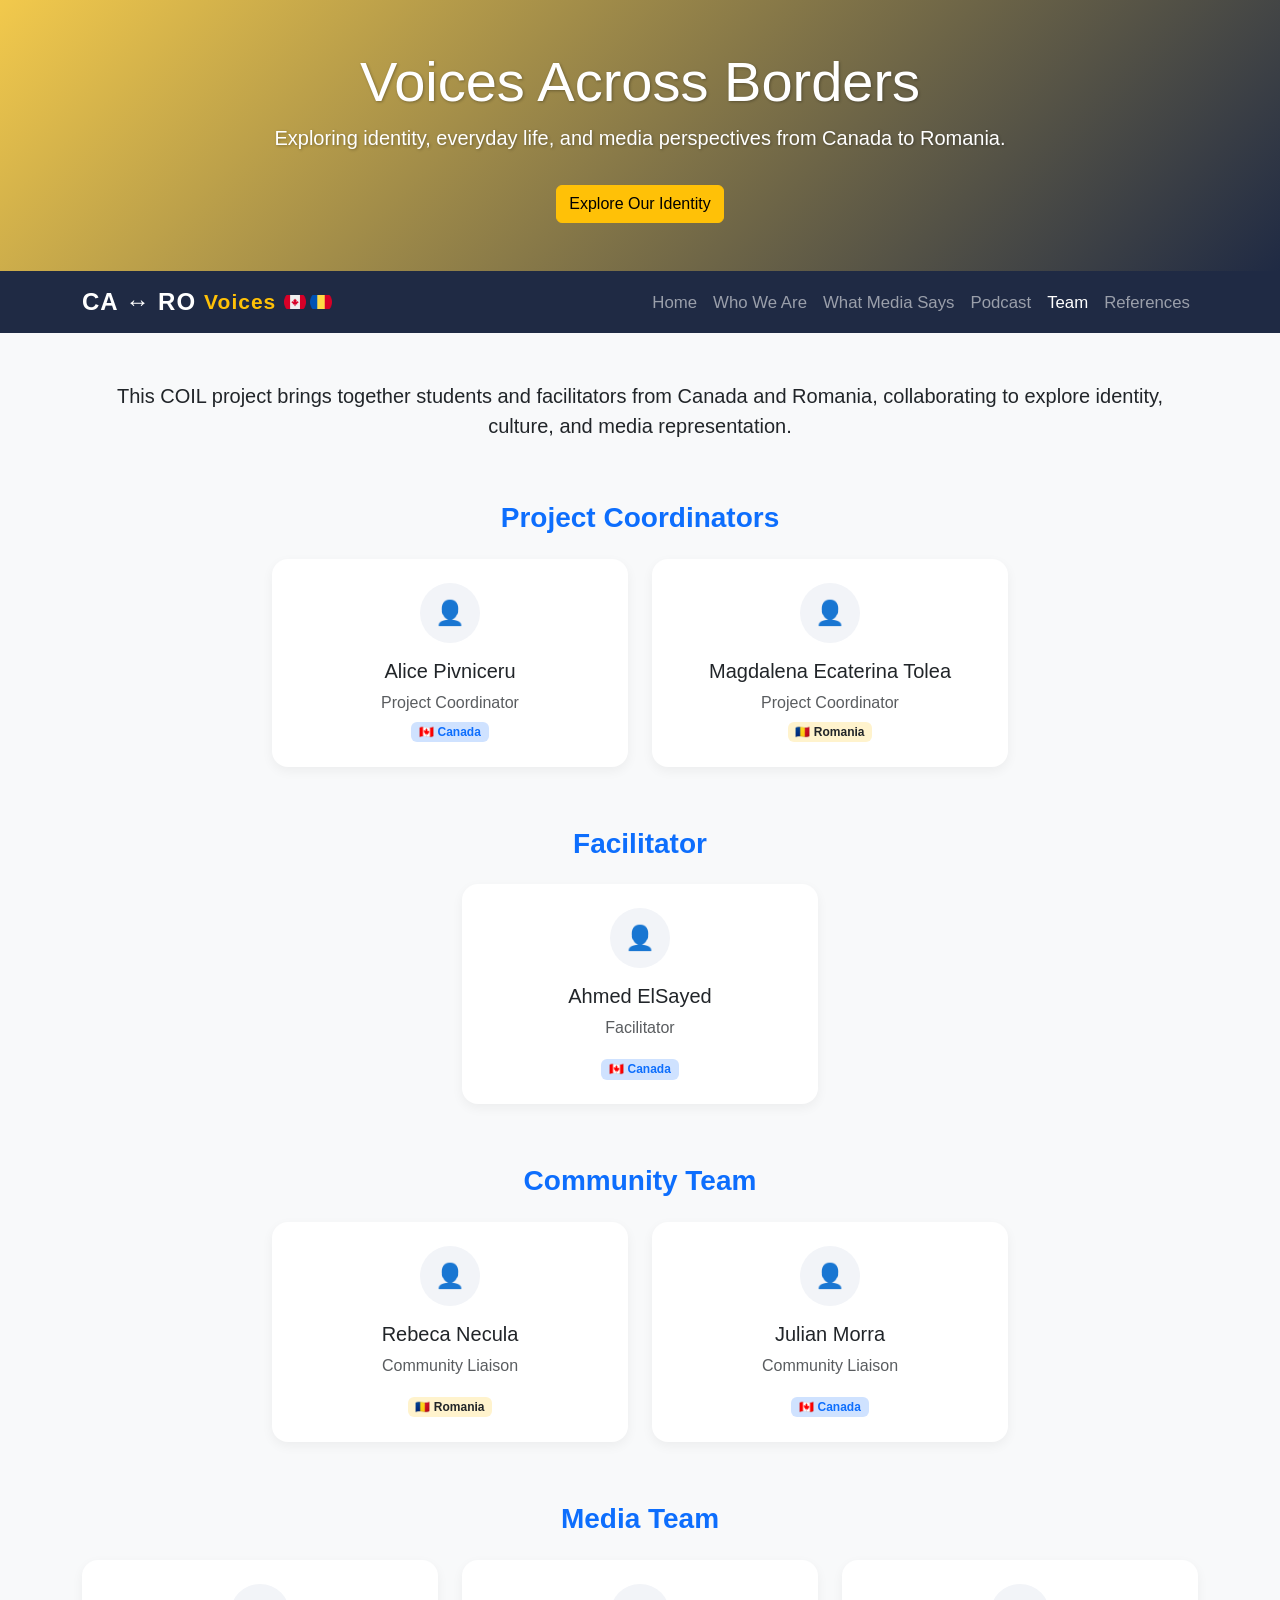
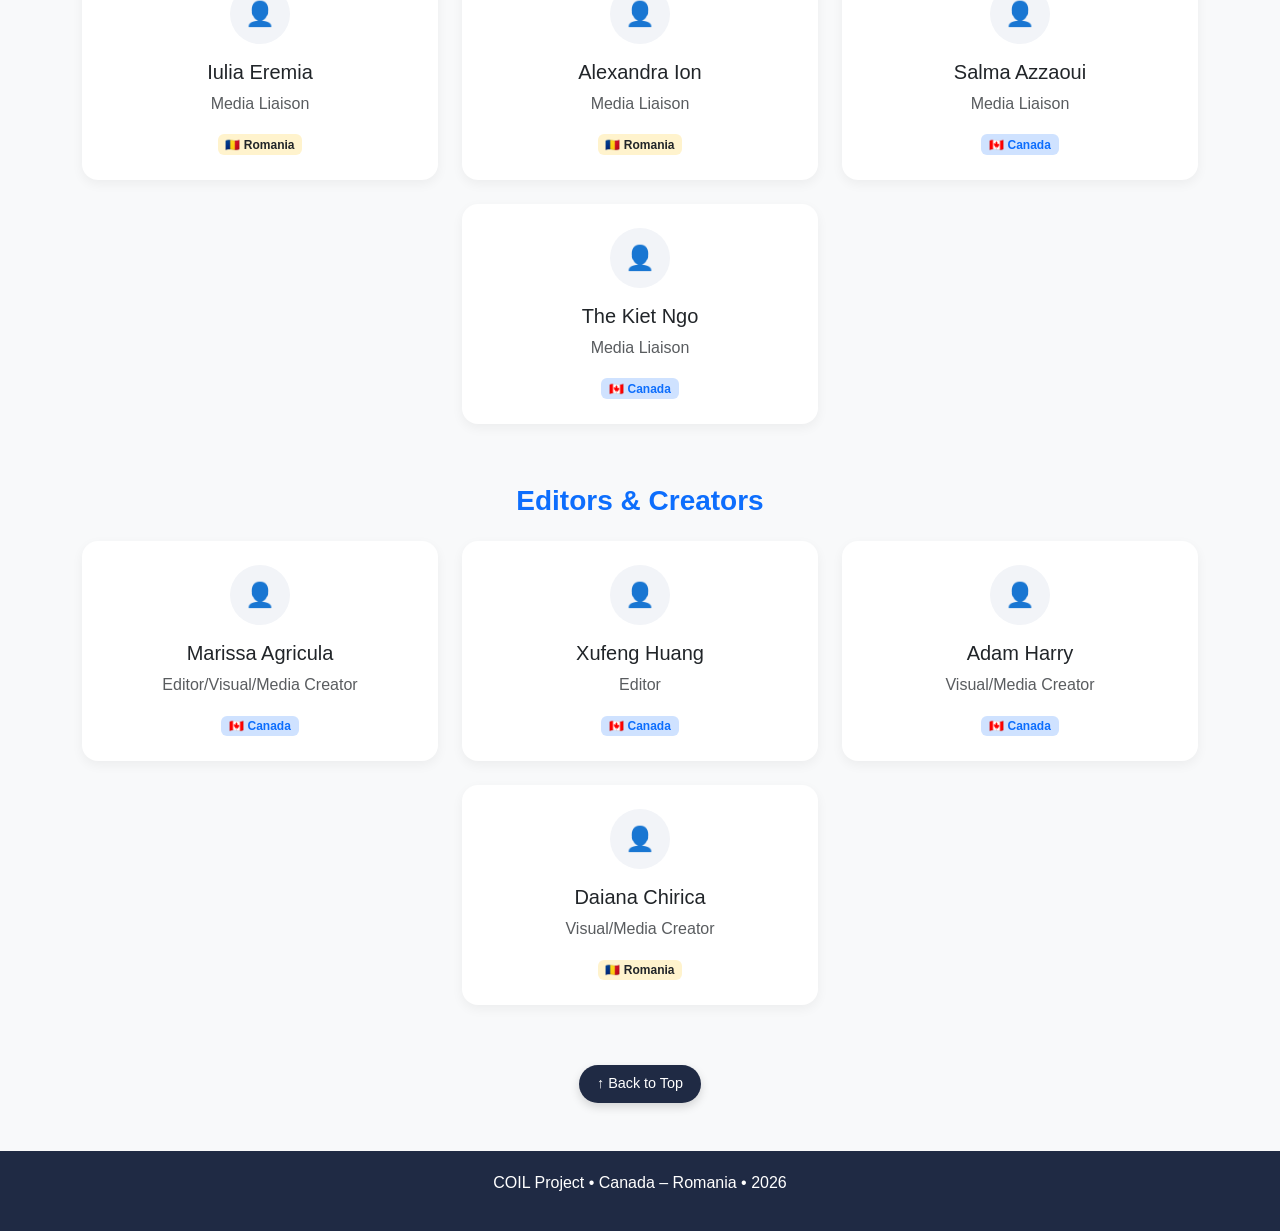
<file: team.html>
<!doctype html>
<html lang="en">

<head>
  <meta charset="UTF-8" />
  <meta name="viewport" content="width=device-width, initial-scale=1" />

  <title>🇨🇦 ↔ 🇷🇴</title>

  <link href="https://cdn.jsdelivr.net/npm/bootstrap@5.3.3/dist/css/bootstrap.min.css" rel="stylesheet" />
  <script src="https://cdn.jsdelivr.net/npm/bootstrap@5.3.3/dist/js/bootstrap.bundle.min.js" defer></script>

  <link rel="stylesheet" href="style.css" />
</head>

<body>
  <header class="hero-banner text-center py-5">
    <div class="container">
      <h1 class="display-4">Voices Across Borders</h1>
      <p class="lead">
        Exploring identity, everyday life, and media perspectives from Canada to Romania.
      </p>
      <a href="whoweare.html" class="btn btn-warning mt-3">Explore Our Identity</a>
    </div>
  </header>

  <!-- Navbar -->
  <nav class="navbar navbar-expand-lg navbar-dark sticky-top">
    <div class="container">
      <a class="navbar-brand site-title d-flex align-items-center" href="index.html">
        <span class="fw-bold">CA ↔ RO</span>
        <span class="ms-2 text-warning small">Voices</span>
        <img src="images/canada.png" class="flag-icon ms-2" />
        <img src="images/romania.png" class="flag-icon ms-1" />
      </a>

      <button class="navbar-toggler" type="button" data-bs-toggle="collapse" data-bs-target="#navbarNav">
        <span class="navbar-toggler-icon"></span>
      </button>

      <div class="collapse navbar-collapse" id="navbarNav">
        <ul class="navbar-nav ms-auto">
          <li class="nav-item"><a class="nav-link" href="index.html">Home</a></li>
          <li class="nav-item"><a class="nav-link" href="whoweare.html">Who We Are</a></li>
          <li class="nav-item"><a class="nav-link" href="media.html">What Media Says</a></li>
          <li class="nav-item"><a class="nav-link" href="podcast.html">Podcast</a></li>
          <li class="nav-item"><a class="nav-link active" href="team.html">Team</a></li>
          <li class="nav-item"><a class="nav-link" href="references.html">References</a></li>
        </ul>
      </div>
    </div>
  </nav>

  <!-- Intro -->
  <section class="container mt-5 text-center">
    <p class="lead mb-5">
      This COIL project brings together students and facilitators from Canada
      and Romania, collaborating to explore identity, culture, and media
      representation.
    </p>
  </section>

  <!-- PROJECT COORDINATORS -->
  <section class="container">
    <h3 class="text-center text-primary mb-4">Project Coordinators</h3>

    <div class="row g-4 justify-content-center">
      <div class="col-md-4 col-sm-6">
        <div class="team-card text-center p-4">
          <div class="avatar mb-3">👤</div>
          <h5>Alice Pivniceru</h5>
          <p class="text-muted mb-1">Project Coordinator</p>
          <span class="badge bg-primary-subtle text-primary">🇨🇦 Canada</span>
        </div>
      </div>

      <div class="col-md-4 col-sm-6">
        <div class="team-card text-center p-4">
          <div class="avatar mb-3">👤</div>
          <h5>Magdalena Ecaterina Tolea</h5>
          <p class="text-muted mb-1">Project Coordinator</p>
          <span class="badge bg-warning-subtle text-dark">🇷🇴 Romania</span>
        </div>
      </div>
    </div>
  </section>

  <section class="container mt-5">
    <h3 class="text-center text-primary mb-4">Facilitator</h3>

    <div class="row g-4 justify-content-center">
      <div class="col-md-4 col-sm-6">
        <div class="team-card text-center p-4">
          <div class="avatar mb-3">👤</div>
          <h5>Ahmed ElSayed</h5>
          <p class="text-muted">Facilitator</p>
          <span class="badge bg-primary-subtle text-primary">🇨🇦 Canada</span>
        </div>
      </div>
    </div>
  </section>

  <!-- COMMUNITY TEAM -->
  <section class="container mt-5">
    <h3 class="text-center text-primary mb-4">Community Team</h3>

    <div class="row g-4 justify-content-center">
      <div class="col-md-4 col-sm-6">
        <div class="team-card text-center p-4">
          <div class="avatar mb-3">👤</div>
          <h5>Rebeca Necula</h5>
          <p class="text-muted">Community Liaison</p>
          <span class="badge bg-warning-subtle text-dark">🇷🇴 Romania</span>
        </div>
      </div>

      <div class="col-md-4 col-sm-6">
        <div class="team-card text-center p-4">
          <div class="avatar mb-3">👤</div>
          <h5>Julian Morra</h5>
          <p class="text-muted">Community Liaison</p>
          <span class="badge bg-primary-subtle text-primary">🇨🇦 Canada</span>
        </div>
      </div>
    </div>
  </section>

  <!-- MEDIA TEAM -->
  <section class="container mt-5">
    <h3 class="text-center text-primary mb-4">Media Team</h3>

    <div class="row g-4 justify-content-center">
      <div class="col-md-4 col-sm-6">
        <div class="team-card text-center p-4">
          <div class="avatar mb-3">👤</div>
          <h5>Iulia Eremia</h5>
          <p class="text-muted">Media Liaison</p>
          <span class="badge bg-warning-subtle text-dark">🇷🇴 Romania</span>
        </div>
      </div>

      <div class="col-md-4 col-sm-6">
        <div class="team-card text-center p-4">
          <div class="avatar mb-3">👤</div>
          <h5>Alexandra Ion</h5>
          <p class="text-muted">Media Liaison</p>
          <span class="badge bg-warning-subtle text-dark">🇷🇴 Romania</span>
        </div>
      </div>

      <div class="col-md-4 col-sm-6">
        <div class="team-card text-center p-4">
          <div class="avatar mb-3">👤</div>
          <h5>Salma Azzaoui</h5>
          <p class="text-muted">Media Liaison</p>
          <span class="badge bg-primary-subtle text-primary">🇨🇦 Canada</span>
        </div>
      </div>

      <div class="col-md-4 col-sm-6">
        <div class="team-card text-center p-4">
          <div class="avatar mb-3">👤</div>
          <h5>The Kiet Ngo</h5>
          <p class="text-muted">Media Liaison</p>
          <span class="badge bg-primary-subtle text-primary">🇨🇦 Canada</span>
        </div>
      </div>
    </div>
  </section>

  <!-- EDITORS & CREATORS -->
  <section class="container mt-5">
    <h3 class="text-center text-primary mb-4">Editors & Creators</h3>

    <div class="row g-4 justify-content-center">
      <div class="col-md-4 col-sm-6">
        <div class="team-card text-center p-4">
          <div class="avatar mb-3">👤</div>
          <h5>Marissa Agricula</h5>
          <p class="text-muted">Editor/Visual/Media Creator</p>
          <span class="badge bg-primary-subtle text-primary">🇨🇦 Canada</span>
        </div>
      </div>

      <div class="col-md-4 col-sm-6">
        <div class="team-card text-center p-4">
          <div class="avatar mb-3">👤</div>
          <h5>Xufeng Huang</h5>
          <p class="text-muted">Editor</p>
          <span class="badge bg-primary-subtle text-primary">🇨🇦 Canada</span>
        </div>
      </div>

      <div class="col-md-4 col-sm-6">
        <div class="team-card text-center p-4">
          <div class="avatar mb-3">👤</div>
          <h5>Adam Harry</h5>
          <p class="text-muted">Visual/Media Creator</p>
          <span class="badge bg-primary-subtle text-primary">🇨🇦 Canada</span>
        </div>
      </div>

      <div class="col-md-4 col-sm-6">
        <div class="team-card text-center p-4">
          <div class="avatar mb-3">👤</div>
          <h5>Daiana Chirica</h5>
          <p class="text-muted">Visual/Media Creator</p>
          <span class="badge bg-warning-subtle text-dark">🇷🇴 Romania</span>
        </div>
      </div>
    </div>
  </section>

  <p class="text-center mt-4">
    <a href="#top" class="back-to-top-link">↑ Back to Top</a>
  </p>

  <!-- FOOTER -->
  <footer class="text-center mt-5">
    <p>COIL Project • Canada – Romania • 2026</p>
  </footer>
</body>

</html>
</file>
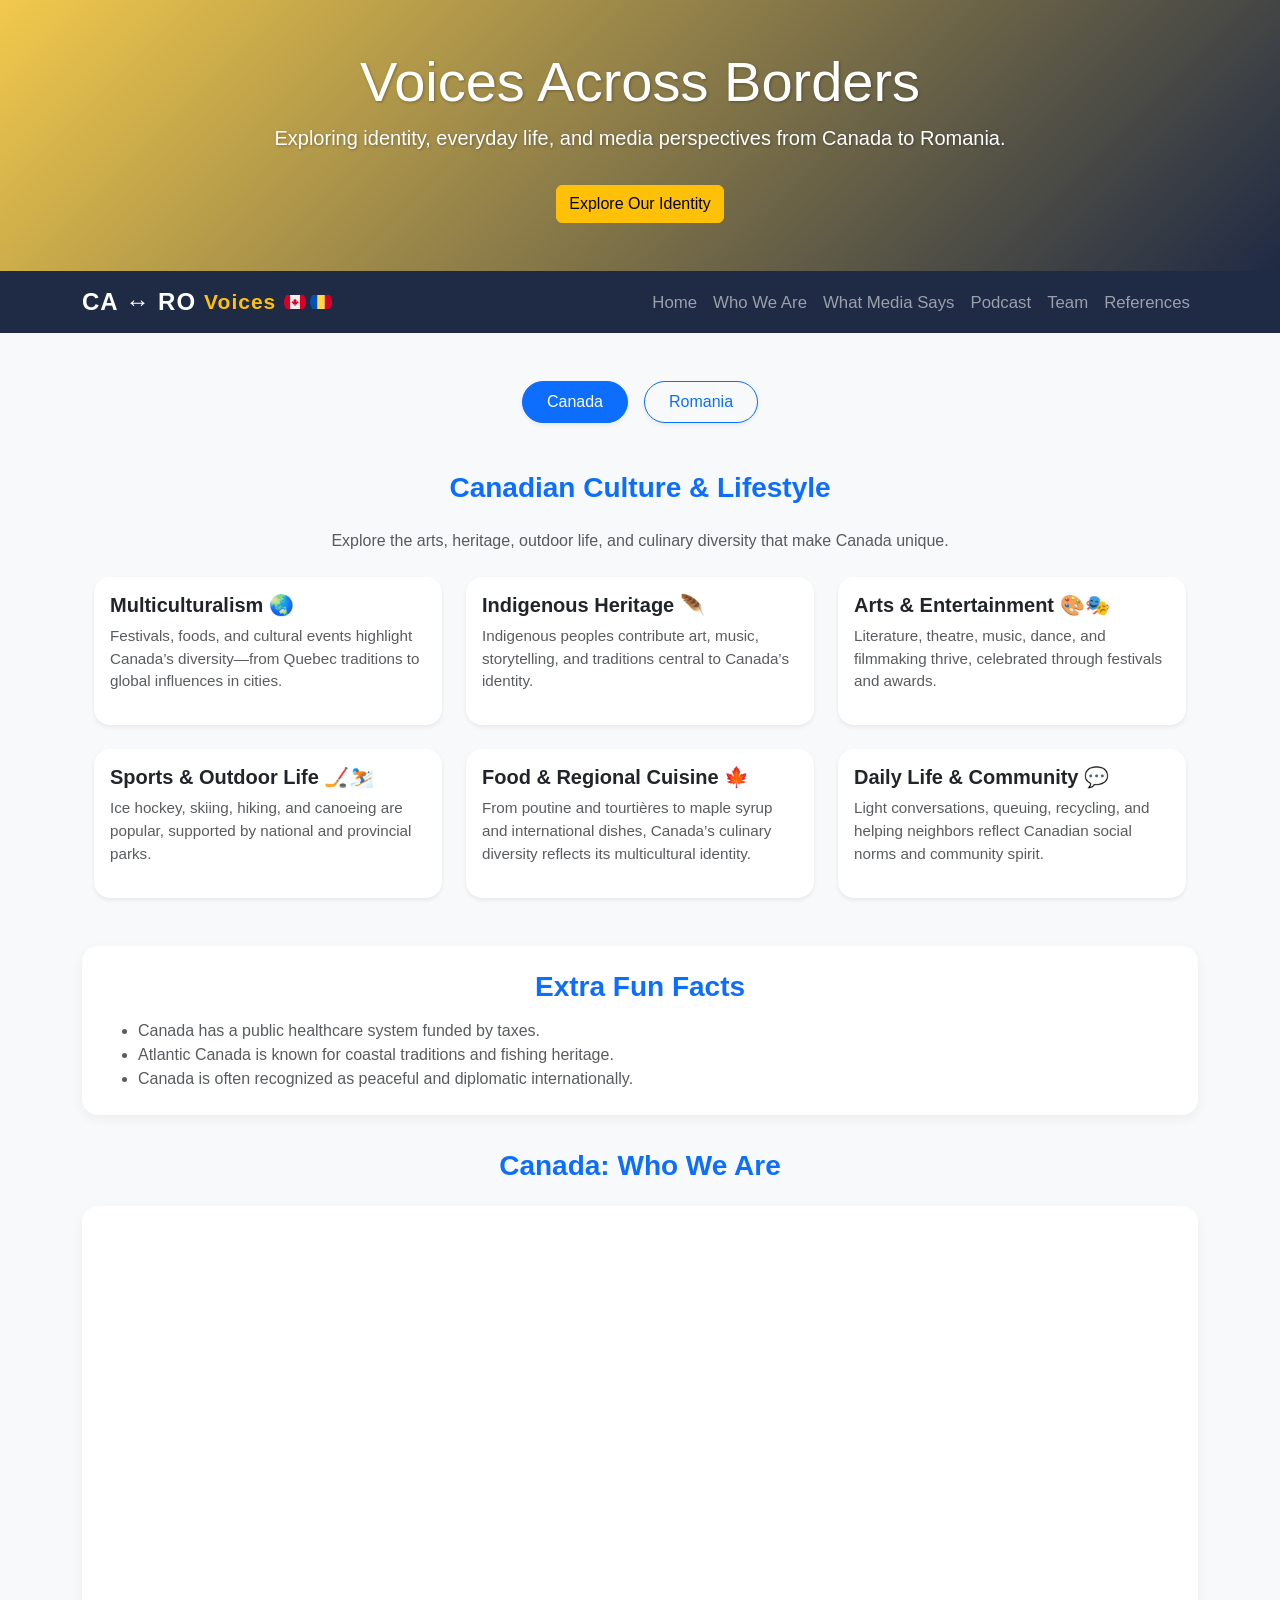
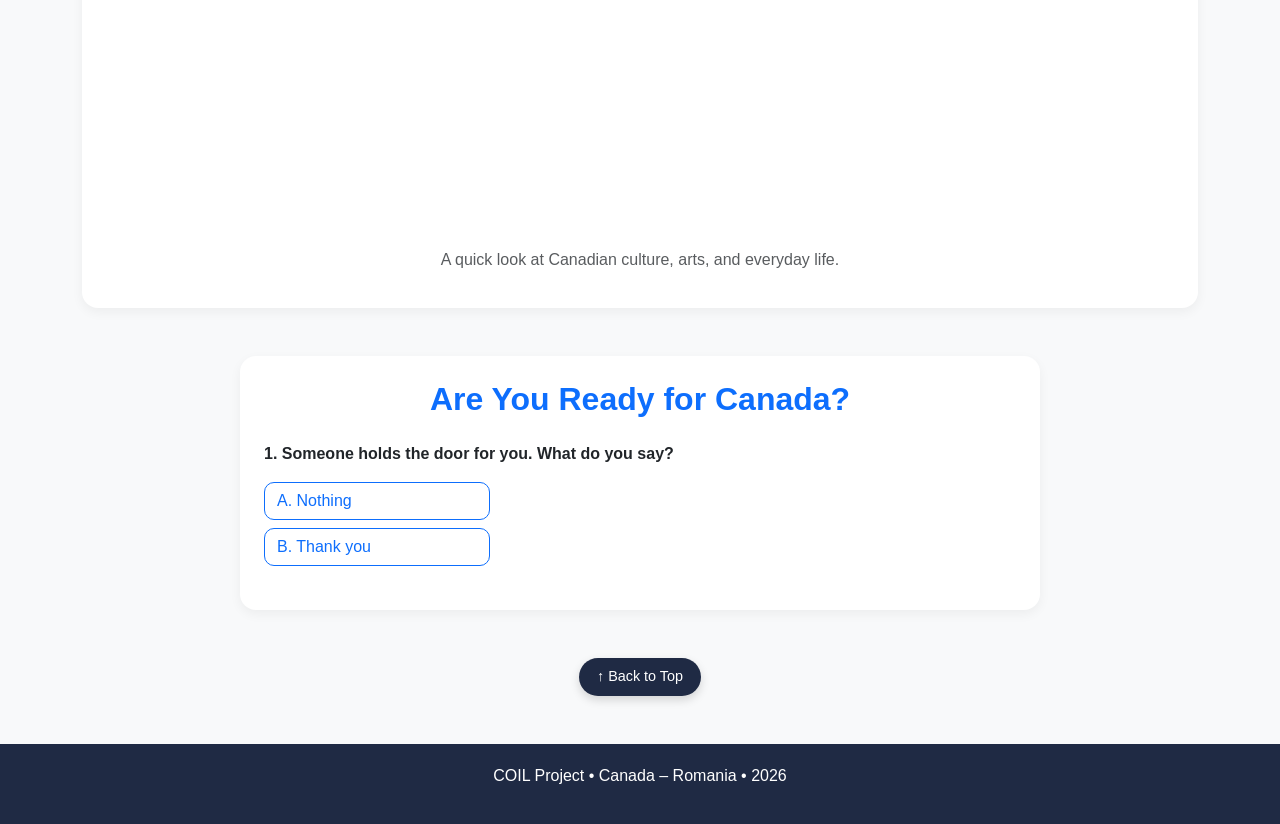
<file: whoweare.html>
<!doctype html>
<html lang="en">

<head>
  <meta charset="UTF-8" />
  <meta name="viewport" content="width=device-width, initial-scale=1" />

  <title>🇨🇦 ↔ 🇷🇴</title>

  <link href="https://cdn.jsdelivr.net/npm/bootstrap@5.3.3/dist/css/bootstrap.min.css" rel="stylesheet" />
  <script src="https://cdn.jsdelivr.net/npm/bootstrap@5.3.3/dist/js/bootstrap.bundle.min.js" defer></script>
  <link rel="stylesheet" href="style.css" />
  <script src="script.js" defer></script>
</head>

<body>
  <header class="hero-banner text-center py-5">
    <div class="container">
      <h1 class="display-4">Voices Across Borders</h1>
      <p class="lead">
        Exploring identity, everyday life, and media perspectives from Canada to Romania.
      </p>
      <a href="whoweare.html" class="btn btn-warning mt-3">Explore Our Identity</a>
    </div>
  </header>

  <nav class="navbar navbar-expand-lg navbar-dark sticky-top">
    <div class="container">
      <a class="navbar-brand site-title d-flex align-items-center" href="index.html">
        <span class="fw-bold">CA ↔ RO</span>
        <span class="ms-2 text-warning small">Voices</span>
        <img src="images/canada.png" class="flag-icon ms-2" />
        <img src="images/romania.png" class="flag-icon ms-1" />
      </a>
      <button class="navbar-toggler" type="button" data-bs-toggle="collapse" data-bs-target="#navbarNav">
        <span class="navbar-toggler-icon"></span>
      </button>
      <div class="collapse navbar-collapse" id="navbarNav">
        <ul class="navbar-nav ms-auto">
          <li class="nav-item"><a class="nav-link" href="index.html">Home</a></li>
          <li class="nav-item"><a class="nav-link" href="whoweare.html">Who We Are</a></li>
          <li class="nav-item"><a class="nav-link" href="media.html">What Media Says</a></li>
          <li class="nav-item"><a class="nav-link" href="podcast.html">Podcast</a></li>
          <li class="nav-item"><a class="nav-link" href="team.html">Team</a></li>
          <li class="nav-item"><a class="nav-link" href="references.html">References</a></li>
        </ul>
      </div>
    </div>
  </nav>

  <ul class="nav nav-pills justify-content-center mt-5 mb-5" id="countryTabs">
    <li class="nav-item mx-2">
      <button class="nav-link active rounded-pill px-4 py-2 shadow-sm" onclick="showCountry('canada', this)">
        Canada
      </button>
    </li>
    <li class="nav-item mx-2">
      <button class="nav-link rounded-pill px-4 py-2 shadow-sm" onclick="showCountry('romania', this)">
        Romania
      </button>
    </li>
  </ul>

  <!-- Canada Content -->
  <div id="canada">
    <!-- Section: Canada Overview -->
    <section class="container my-5">

      <!-- Canadian Culture & Lifestyle -->
      <section class="container my-5">
        <h3 class="text-primary text-center mb-4">Canadian Culture & Lifestyle</h3>
        <p class="text-center text-muted mb-4">
          Explore the arts, heritage, outdoor life, and culinary diversity that make Canada unique.
        </p>

        <div class="row g-4">
          <div class="col-md-6 col-lg-4">
            <div class="card shadow-sm border-0 p-3 h-100">
              <h5>Multiculturalism 🌏</h5>
              <p class="text-muted">
                Festivals, foods, and cultural events highlight Canada’s diversity—from Quebec traditions to global
                influences in cities.
              </p>
            </div>
          </div>

          <div class="col-md-6 col-lg-4">
            <div class="card shadow-sm border-0 p-3 h-100">
              <h5>Indigenous Heritage 🪶</h5>
              <p class="text-muted">
                Indigenous peoples contribute art, music, storytelling, and traditions central to Canada’s identity.
              </p>
            </div>
          </div>

          <div class="col-md-6 col-lg-4">
            <div class="card shadow-sm border-0 p-3 h-100">
              <h5>Arts & Entertainment 🎨🎭</h5>
              <p class="text-muted">
                Literature, theatre, music, dance, and filmmaking thrive, celebrated through festivals and awards.
              </p>
            </div>
          </div>

          <div class="col-md-6 col-lg-4">
            <div class="card shadow-sm border-0 p-3 h-100">
              <h5>Sports & Outdoor Life 🏒⛷️</h5>
              <p class="text-muted">
                Ice hockey, skiing, hiking, and canoeing are popular, supported by national and provincial parks.
              </p>
            </div>
          </div>

          <div class="col-md-6 col-lg-4">
            <div class="card shadow-sm border-0 p-3 h-100">
              <h5>Food & Regional Cuisine 🍁</h5>
              <p class="text-muted">
                From poutine and tourtières to maple syrup and international dishes, Canada’s culinary diversity
                reflects its multicultural identity.
              </p>
            </div>
          </div>

          <div class="col-md-6 col-lg-4">
            <div class="card shadow-sm border-0 p-3 h-100">
              <h5>Daily Life & Community 💬</h5>
              <p class="text-muted">
                Light conversations, queuing, recycling, and helping neighbors reflect Canadian social norms and
                community spirit.
              </p>
            </div>
          </div>
        </div>
      </section>

      <!-- Extra Fun Facts -->
      <div class="info-card p-4 mx-auto mt-5">
        <h3 class="text-primary text-center mb-3">Extra Fun Facts</h3>
        <ul class="text-muted mb-0">
          <li>Canada has a public healthcare system funded by taxes.</li>
          <li>Atlantic Canada is known for coastal traditions and fishing heritage.</li>
          <li>Canada is often recognized as peaceful and diplomatic internationally.</li>
        </ul>
      </div>

      <h3 class="text-primary text-center mb-4"><br>Canada: Who We Are</h3>

      <!-- Canada Video -->
      <div class="info-card mb-5">
        <div class="ratio ratio-16x9 mb-3">
          <iframe src="https://www.youtube.com/embed/zm6gHJ3SQIM" title="Canada Fun Facts Video"
            allowfullscreen></iframe>
        </div>
        <p class="text-center text-muted">A quick look at Canadian culture, arts, and everyday life.</p>
      </div>

      <!-- Quiz -->
      <div class="info-card p-4 mx-auto mt-4" style="max-width: 800px;">
        <h2 class="text-primary text-center mb-4">Are You Ready for Canada?</h2>
        <div id="quiz">
          <!-- Question 1 -->
          <div class="quiz-question" data-question="1">
            <p><strong>1. Someone holds the door for you. What do you say?</strong></p>
            <button class="btn btn-outline-primary d-block mb-2" onclick="checkAnswer(1, 'A', this)">A. Nothing</button>
            <button class="btn btn-outline-primary d-block mb-2" onclick="checkAnswer(1, 'B', this)">B. Thank
              you</button>
          </div>

          <!-- Question 2 -->
          <div class="quiz-question" data-question="2" style="display: none">
            <p><strong>2. You are 10 minutes late to a meeting. What should you do?</strong></p>
            <button class="btn btn-outline-primary d-block mb-2" onclick="checkAnswer(2, 'A', this)">A. Arrive
              quietly</button>
            <button class="btn btn-outline-primary d-block mb-2" onclick="checkAnswer(2, 'B', this)">B.
              Apologize</button>
          </div>

          <!-- Question 3 -->
          <div class="quiz-question" data-question="3" style="display: none">
            <p><strong>3. You are at a restaurant. What is expected?</strong></p>
            <button class="btn btn-outline-primary d-block mb-2" onclick="checkAnswer(3, 'A', this)">A. No tip</button>
            <button class="btn btn-outline-primary d-block mb-2" onclick="checkAnswer(3, 'B', this)">B. Leave a
              tip</button>
          </div>

          <!-- Question 4 -->
          <div class="quiz-question" data-question="4" style="display: none">
            <p><strong>4. You see someone speaking to you. What is expected?</strong></p>
            <button class="btn btn-outline-primary d-block mb-2" onclick="checkAnswer(4, 'A', this)">A. Look
              away</button>
            <button class="btn btn-outline-primary d-block mb-2" onclick="checkAnswer(4, 'B', this)">B. Make eye
              contact</button>
          </div>
        </div>
      </div>
    </section>
  </div>

  <!-- Romania Reality content -->
  <div id="romania" style="display: none">
    <section class="container my-5">
      <h1 class="text-center mb-4 text-primary">Everyday Life in Romania</h1>

      <p class="lead text-dark mb-5">
        Life in Romania blends deep-rooted traditions with modern energy—where
        community, culture, and everyday experiences shape identity in
        meaningful ways.
      </p>



      <div class="info-card mb-4">
        <h4>🎓 Student Life</h4>
        <p>
          Romanian students are known for being hardworking and ambitious.
          Even with challenges like limited resources in some schools,
          students continue to succeed in competitions and academics. Many
          schools now blend traditional learning with digital tools and group
          projects.
        </p>
      </div>

      <div class="info-card mb-4">
        <h4>🏙️ City Life</h4>
        <p>
          Romanian cities combine historic charm with modern spaces. Parks,
          cafés, and festivals bring people together, especially young people
          who enjoy both tradition and contemporary culture.
        </p>
      </div>

      <div class="info-card mb-4">
        <h4>🤝 Everyday Culture</h4>
        <p>
          Family and hospitality are at the heart of Romanian life.
          Celebrations, traditions, and shared meals create strong social
          bonds, while modern influences continue to shape how people connect
          today.
        </p>
      </div>

      <section class="mb-5">
        <h2 class="text-primary text-center mb-4">
          Community, Culture & Identity in Romania
        </h2>

        <!-- Intro Card -->
        <div class="card shadow-sm border-0 p-4 mb-4">
          <h4 class="text-warning">
            Community as the Foundation of Cultural Life
          </h4>
          <p class="text-dark">
            In Romania, especially in rural areas, community is deeply rooted
            in shared traditions, mutual support, and collective identity.
            People are known for their warmth and generosity. Visitors are
            often welcomed with food, stories, and genuine hospitality.
          </p>
        </div>

        <!-- Traditions Section -->
        <h3 class="text-primary mb-4 text-center">
          Traditions That Continue Today
        </h3>

        <div class="row g-4">
          <!-- Tradition 1 -->
          <div class="col-md-6">
            <div class="card h-100 shadow-sm border-0 p-3">
              <h5>🌿 Sorcova</h5>
              <p class="text-muted">
                On New Year’s Day, children tap elders with a decorated stick
                while reciting wishes for health and prosperity. A deeply
                personal, family-centered tradition.
              </p>
            </div>
          </div>

          <!-- Tradition 2 -->
          <div class="col-md-6">
            <div class="card h-100 shadow-sm border-0 p-3">
              <h5>🔔 Plugușorul</h5>
              <p class="text-muted">
                Villagers go house to house with bells and symbolic plows,
                reciting rhymes to bring prosperity for the new year.
              </p>
            </div>
          </div>

          <!-- Tradition 3 -->
          <div class="col-md-6">
            <div class="card h-100 shadow-sm border-0 p-3">
              <h5>🌧️ Paparuda</h5>
              <p class="text-muted">
                A rain ritual where girls dressed in greenery dance through
                villages to invoke rain. A rare tradition blending nature and
                community.
              </p>
            </div>
          </div>

          <!-- Tradition 4 -->
          <div class="col-md-6">
            <div class="card h-100 shadow-sm border-0 p-3">
              <h5>🎗️ Mărțișor</h5>
              <p class="text-muted">
                A red-and-white charm given on March 1st symbolizing spring,
                protection, and renewal.
              </p>
            </div>
          </div>
        </div>
      </section>

      <div class="info-card mb-5">
        <div class="row align-items-center">
          <div class="col-md-6">
            <h4>🎧 Youth Culture & Hobbies</h4>
            <p>
              Romanian youth are active in sports, arts, music, and digital
              spaces. They stay globally connected while preserving a strong
              sense of local identity.
            </p>
          </div>

          <div class="col-md-6">
            <ul class="list-unstyled">
              <li>⚽ Sports & outdoor activities</li>
              <li>🎨 Creative arts & expression</li>
              <li>🎵 Music & festivals</li>
              <li>📱 Social media & global trends</li>
            </ul>
          </div>
        </div>
      </div>

      <!-- Romania Video -->
      <div class="info-card mb-5">
        <div class="ratio ratio-16x9 mb-3">
          <iframe width="560" height="315" src="https://www.youtube.com/embed/rHcbDKz3KhI?si=OWhsCzqlkYe9eyVF"
            title="Romania Natural Beauty" frameborder="0"
            allow="accelerometer; autoplay; clipboard-write; encrypted-media; gyroscope; picture-in-picture; web-share"
            referrerpolicy="strict-origin-when-cross-origin" allowfullscreen></iframe>
        </div>
        <p class="text-center text-muted">
          Exploring Romania History, Culture, Landmarks, and Traditions
        </p>
      </div>
  </div>

  <p class="text-center mt-4">
    <a href="#top" class="back-to-top-link">↑ Back to Top</a>
  </p>

  <footer class="text-center mt-5">
    <p>COIL Project • Canada – Romania • 2026</p>
  </footer>
</body>

</html>
</file>
<file: style.css>
/* =========================================
   GLOBAL STYLES
========================================= */
body {
  background-color: #f8f9fa;
  font-family: Arial, Helvetica, sans-serif;
}

section {
  margin-bottom: 60px;
}

h2,
h3,
h4 {
  font-weight: 600;
}

section h2 {
  font-weight: bold;
}

/* Links */
ul li a:hover {
  text-decoration: underline;
}

/* =========================================
   NAVBAR
========================================= */
.navbar {
  background: #1f2a44;
}

.site-title {
  font-size: 1.5rem;
  font-weight: bold;
  letter-spacing: 1px;
}

.navbar-nav .nav-link {
  font-size: 1.05rem;
}

/* Flag icons */
.flag-icon {
  width: 22px;
  height: 14px;
  object-fit: cover;
  border-radius: 3px;
}

/* Navbar Logo Styling */
.site-logo {
  font-family: 'Arial', sans-serif;
  font-weight: 700;
  font-size: 1.2rem;
}

.logo-main {
  color: #0d6efd;
  letter-spacing: 1px;
}

.logo-accent {
  font-weight: 400;
  font-size: 0.85rem;
  color: #fd7e14;
  text-transform: uppercase;
}

/* =========================================
   HERO SECTION
========================================= */
.hero-banner {
  background: linear-gradient(135deg, #f2c94c, #1f2a44);
  color: white;
  padding: 60px 20px;
}

.hero-banner h1,
.hero-banner p {
  text-shadow: 1px 1px 3px rgba(0, 0, 0, 0.3);
}

/* =========================================
   CARDS (GENERAL)
========================================= */
.project-card,
.info-card,
.team-card,
.podcast-card,
.card {
  background: #ffffff;
  border-radius: 16px;
  transition: transform 0.2s ease, box-shadow 0.2s ease;
}

.info-card,
.team-card,
.podcast-card {
  padding: 20px;
  box-shadow: 0 4px 12px rgba(0, 0, 0, 0.05);
}

.info-card:hover,
.team-card:hover,
.podcast-card:hover,
.card:hover {
  transform: translateY(-4px);
  box-shadow: 0 8px 20px rgba(0, 0, 0, 0.12);
}

.card h5 {
  font-weight: 600;
}

.card p {
  font-size: 0.95rem;
}

/* =========================================
   LISTS & TEXT ELEMENTS
========================================= */
.goals-list {
  list-style: none;
  padding-left: 0;
}

.goals-list li {
  margin-bottom: 10px;
  font-size: 1.05rem;
}

/* =========================================
   CAROUSEL
========================================= */
.carousel-container {
  background: #ffffff;
  padding: 25px;
  border-radius: 18px;
  box-shadow: 0 10px 25px rgba(0, 0, 0, 0.08);
}

.carousel img {
  width: 100%;
  max-height: 500px;
  object-fit: contain;
  border-radius: 12px;
  transition: transform 0.3s ease;
}

.carousel img:hover {
  transform: scale(1.02);
}

.carousel-caption-below h5 {
  font-weight: 600;
  margin-bottom: 0;
}

.carousel-control-prev-icon,
.carousel-control-next-icon {
  background-color: rgba(0, 0, 0, 0.5);
  border-radius: 50%;
  padding: 15px;
}

section.text-center .btn {
  transition: transform 0.2s;
}

section.text-center .btn:hover {
  transform: translateY(-3px);
}

/* =========================================
   COUNTRY TOGGLE
========================================= */
#countryTabs {
  margin: 2rem 0;
}

#countryTabs .nav-link {
  background-color: #f8f9fa;
  color: #0d6efd;
  font-weight: 500;
  border: 1px solid #0d6efd;
  transition: all 0.3s ease;
}

#countryTabs .nav-link:hover {
  background-color: #0d6efd;
  color: #fff;
  transform: translateY(-2px);
  box-shadow: 0 4px 10px rgba(0, 0, 0, 0.08);
}

#countryTabs .nav-link.active {
  background-color: #0d6efd;
  color: #fff;
}

/* =========================================
   QUIZ
========================================= */
.quiz-question {
  margin-bottom: 20px;
}

.quiz-question button {
  width: 30%;
  min-width: 120px;
  text-align: left;
  border-radius: 10px;
}

#quiz button.selected {
  background-color: #0d6efd;
  color: white;
  font-weight: bold;
}

/* =========================================
   ROMANIA SECTION
========================================= */
#romania section:nth-child(even) {
  background-color: #f8f9fa;
  padding: 20px;
  border-radius: 10px;
}

.romania-video-title {
  margin-top: 2rem;
}

.romania-video-card {
  margin-top: 3rem;
}

@media (max-width: 768px) {

  .romania-video-card,
  .romania-video-title {
    margin-top: 1.5rem;
  }
}

/* =========================================
   AUDIO PLAYER
========================================= */
audio {
  margin-top: 10px;
  border-radius: 10px;
}

/* =========================================
   TEAM PAGE
========================================= */
.avatar {
  width: 60px;
  height: 60px;
  background: #f2f4f8;
  border-radius: 50%;
  display: flex;
  align-items: center;
  justify-content: center;
  margin: 0 auto;
  font-size: 1.5rem;
}

/* =========================================
   REFERENCES PAGE
========================================= */
.info-card a {
  text-decoration: none;
  color: #0d6efd;
}

.info-card a:hover {
  text-decoration: underline;
}

/* Back to top */
.back-to-top-link {
  display: inline-block;
  padding: 8px 18px;
  border-radius: 25px;
  box-shadow: 0 4px 10px rgba(0, 0, 0, 0.15);
  background-color: #1f2a44;
  color: white;
  text-decoration: none;
  font-size: 0.9rem;
  transition: all 0.25s ease;
}

.back-to-top-link:hover {
  background-color: #f2c94c;
  color: #1f2a44;
  transform: translateY(-2px);
  text-decoration: none;
}

/* =========================================
   FOOTER
========================================= */
footer {
  background: #1f2a44;
  color: white;
  padding: 20px;
}
</file>
